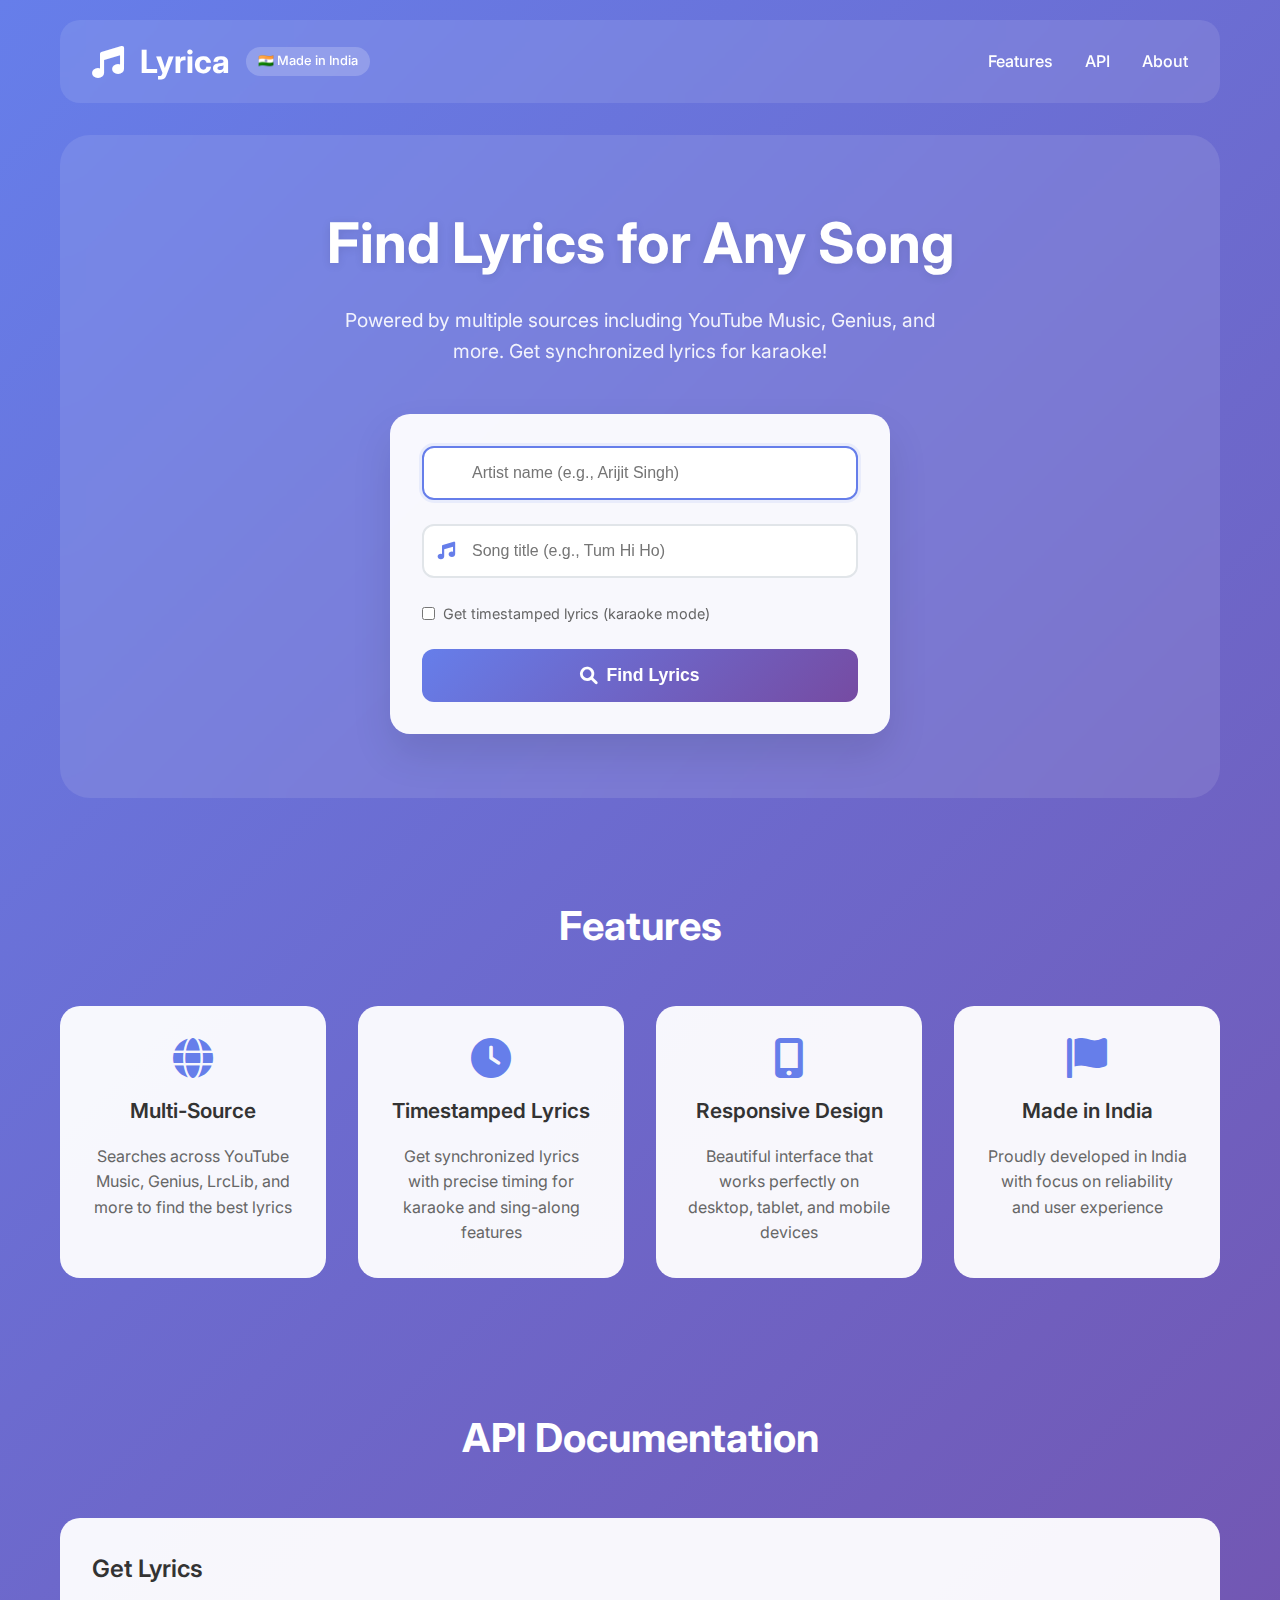
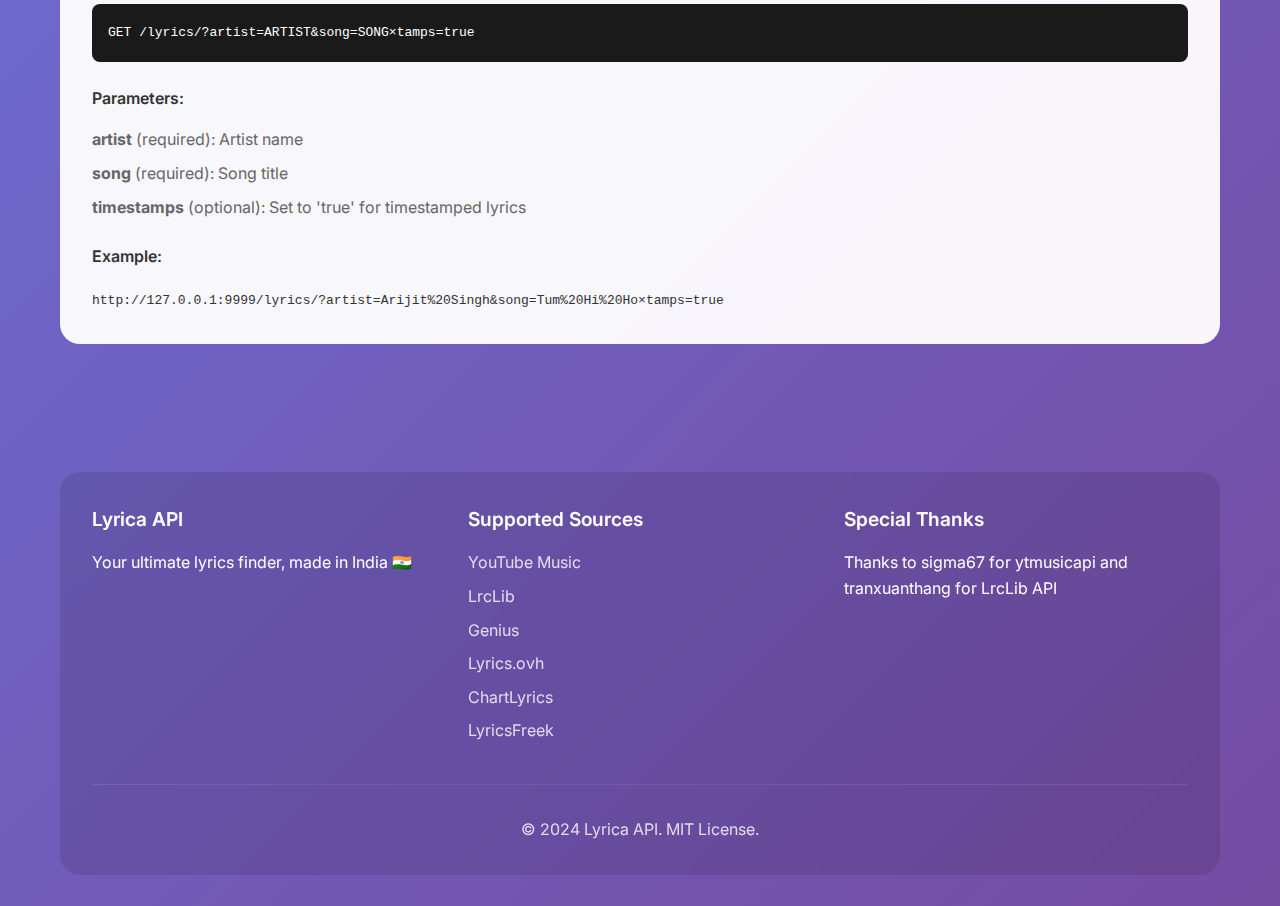
<file: index.html>
<!DOCTYPE html>
<html lang="en">
<head>
    <meta charset="UTF-8">
    <meta name="viewport" content="width=device-width, initial-scale=1.0">
    <title>Lyrica - Your Ultimate Lyrics Finder</title>
    <link rel="stylesheet" href="styles.css">
    <link href="https://fonts.googleapis.com/css2?family=Inter:wght@300;400;500;600;700&display=swap" rel="stylesheet">
    <link rel="stylesheet" href="https://cdnjs.cloudflare.com/ajax/libs/font-awesome/6.0.0/css/all.min.css">
</head>
<body>
    <div class="container">
        <!-- Header -->
        <header class="header">
            <div class="logo">
                <i class="fas fa-music"></i>
                <h1>Lyrica</h1>
                <span class="made-in-india">🇮🇳 Made in India</span>
            </div>
            <nav class="nav">
                <a href="#features" class="nav-link">Features</a>
                <a href="#api" class="nav-link">API</a>
                <a href="#about" class="nav-link">About</a>
            </nav>
        </header>

        <!-- Hero Section -->
        <section class="hero">
            <div class="hero-content">
                <h2 class="hero-title">Find Lyrics for Any Song</h2>
                <p class="hero-subtitle">Powered by multiple sources including YouTube Music, Genius, and more. Get synchronized lyrics for karaoke!</p>
                
                <!-- Search Form -->
                <div class="search-container">
                    <form id="lyrics-form" class="search-form">
                        <div class="form-group">
                            <input type="text" id="artist" placeholder="Artist name (e.g., Arijit Singh)" required>
                            <i class="fas fa-user-music"></i>
                        </div>
                        <div class="form-group">
                            <input type="text" id="song" placeholder="Song title (e.g., Tum Hi Ho)" required>
                            <i class="fas fa-music"></i>
                        </div>
                        <div class="form-options">
                            <label class="checkbox-label">
                                <input type="checkbox" id="timestamps">
                                <span class="checkmark"></span>
                                Get timestamped lyrics (karaoke mode)
                            </label>
                        </div>
                        <button type="submit" class="search-btn">
                            <i class="fas fa-search"></i>
                            Find Lyrics
                        </button>
                    </form>
                </div>
            </div>
        </section>

        <!-- Results Section -->
        <section id="results" class="results hidden">
            <div class="results-header">
                <h3 id="results-title"></h3>
                <div class="results-meta">
                    <span id="source-badge" class="source-badge"></span>
                    <span id="timestamp" class="timestamp"></span>
                </div>
            </div>
            
            <!-- Karaoke Mode Toggle -->
            <div id="karaoke-controls" class="karaoke-controls hidden">
                <button id="karaoke-toggle" class="karaoke-btn">
                    <i class="fas fa-play"></i>
                    Start Karaoke Mode
                </button>
                <div class="progress-bar">
                    <div class="progress-fill"></div>
                </div>
            </div>

            <div class="lyrics-container">
                <div id="lyrics-content" class="lyrics-content"></div>
            </div>
        </section>

        <!-- Loading State -->
        <div id="loading" class="loading hidden">
            <div class="spinner"></div>
            <p>Searching for lyrics...</p>
        </div>

        <!-- Error State -->
        <div id="error" class="error hidden">
            <i class="fas fa-exclamation-triangle"></i>
            <p id="error-message"></p>
        </div>

        <!-- Features Section -->
        <section id="features" class="features">
            <h2>Features</h2>
            <div class="features-grid">
                <div class="feature-card">
                    <i class="fas fa-globe"></i>
                    <h3>Multi-Source</h3>
                    <p>Searches across YouTube Music, Genius, LrcLib, and more to find the best lyrics</p>
                </div>
                <div class="feature-card">
                    <i class="fas fa-clock"></i>
                    <h3>Timestamped Lyrics</h3>
                    <p>Get synchronized lyrics with precise timing for karaoke and sing-along features</p>
                </div>
                <div class="feature-card">
                    <i class="fas fa-mobile-alt"></i>
                    <h3>Responsive Design</h3>
                    <p>Beautiful interface that works perfectly on desktop, tablet, and mobile devices</p>
                </div>
                <div class="feature-card">
                    <i class="fas fa-flag"></i>
                    <h3>Made in India</h3>
                    <p>Proudly developed in India with focus on reliability and user experience</p>
                </div>
            </div>
        </section>

        <!-- API Section -->
        <section id="api" class="api-section">
            <h2>API Documentation</h2>
            <div class="api-card">
                <h3>Get Lyrics</h3>
                <div class="api-endpoint">
                    <code>GET /lyrics/?artist=ARTIST&song=SONG&timestamps=true</code>
                </div>
                <div class="api-params">
                    <h4>Parameters:</h4>
                    <ul>
                        <li><strong>artist</strong> (required): Artist name</li>
                        <li><strong>song</strong> (required): Song title</li>
                        <li><strong>timestamps</strong> (optional): Set to 'true' for timestamped lyrics</li>
                    </ul>
                </div>
                <div class="api-example">
                    <h4>Example:</h4>
                    <code>http://127.0.0.1:9999/lyrics/?artist=Arijit%20Singh&song=Tum%20Hi%20Ho&timestamps=true</code>
                </div>
            </div>
        </section>

        <!-- Footer -->
        <footer class="footer">
            <div class="footer-content">
                <div class="footer-section">
                    <h4>Lyrica API</h4>
                    <p>Your ultimate lyrics finder, made in India 🇮🇳</p>
                </div>
                <div class="footer-section">
                    <h4>Supported Sources</h4>
                    <ul>
                        <li>YouTube Music</li>
                        <li>LrcLib</li>
                        <li>Genius</li>
                        <li>Lyrics.ovh</li>
                        <li>ChartLyrics</li>
                        <li>LyricsFreek</li>
                    </ul>
                </div>
                <div class="footer-section">
                    <h4>Special Thanks</h4>
                    <p>Thanks to sigma67 for ytmusicapi and tranxuanthang for LrcLib API</p>
                </div>
            </div>
            <div class="footer-bottom">
                <p>&copy; 2024 Lyrica API. MIT License.</p>
            </div>
        </footer>
    </div>

    <script src="script.js"></script>
</body>
                </html>
</file>
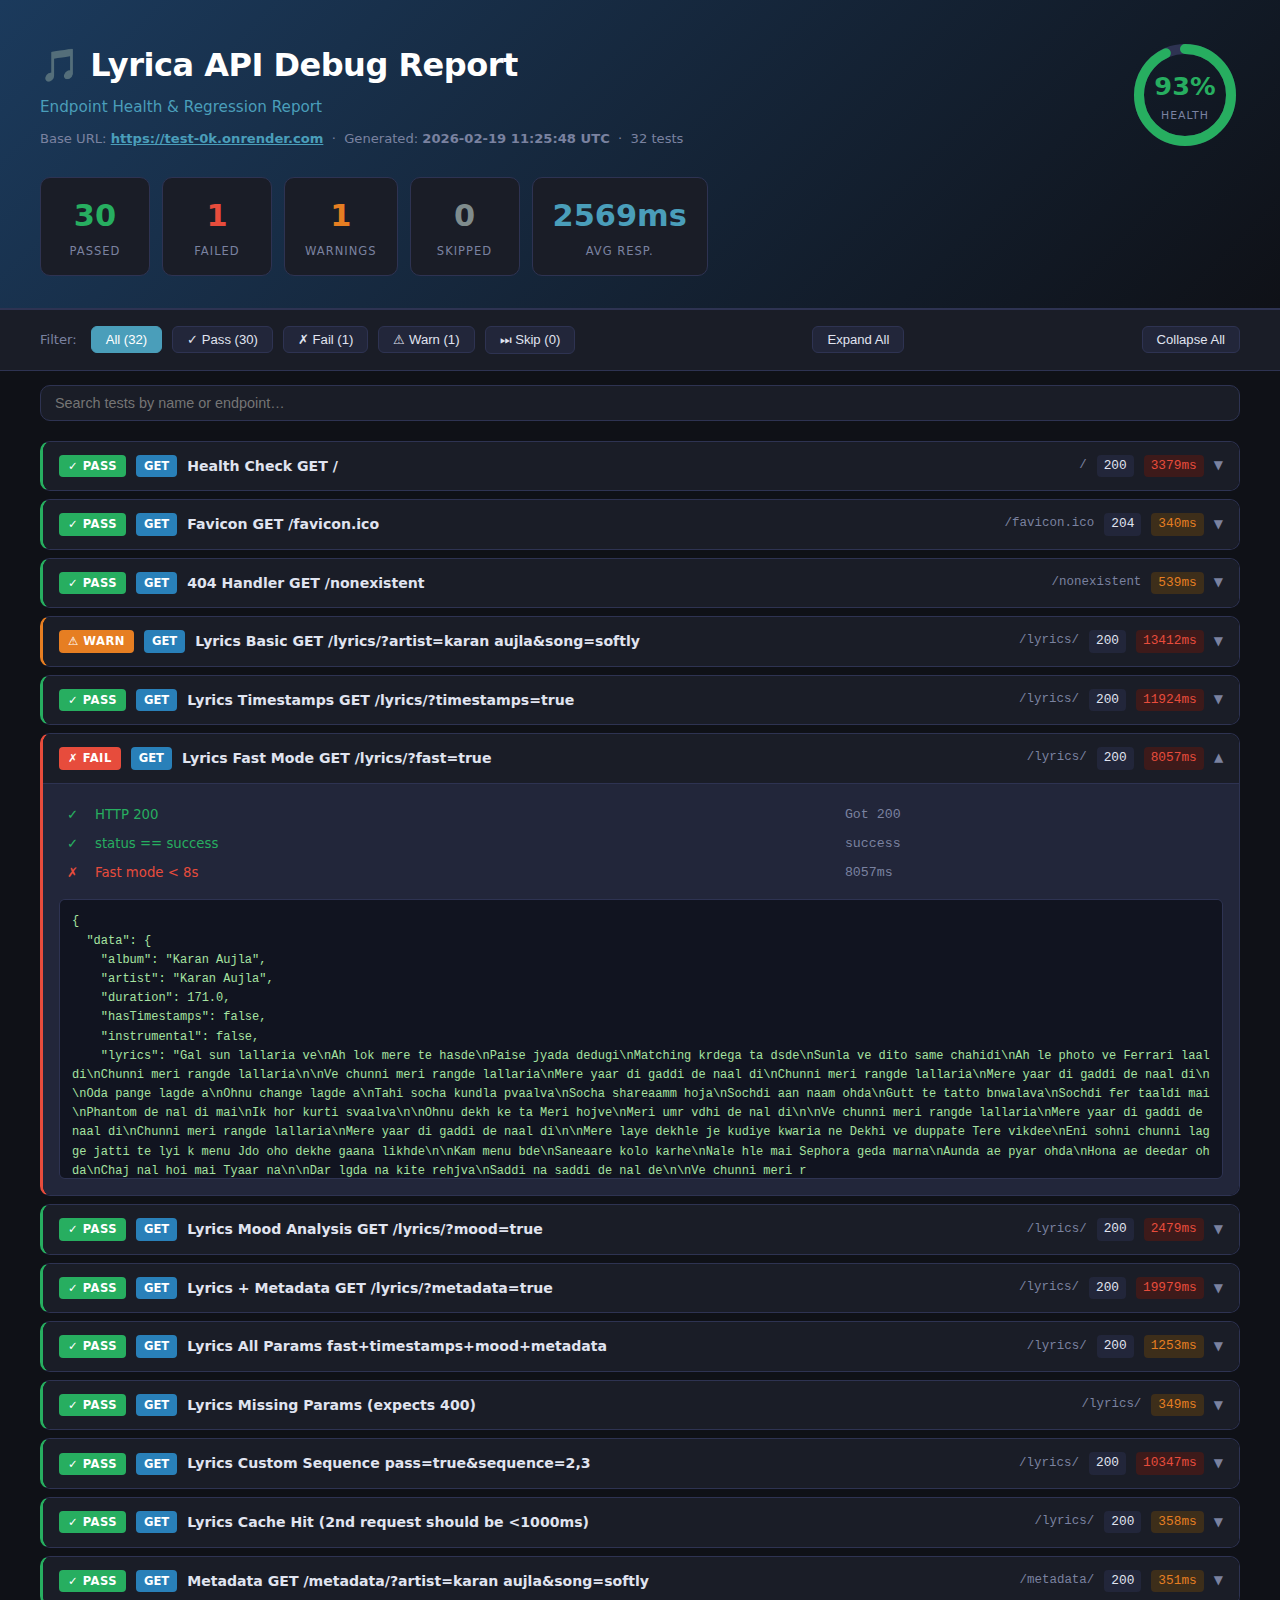
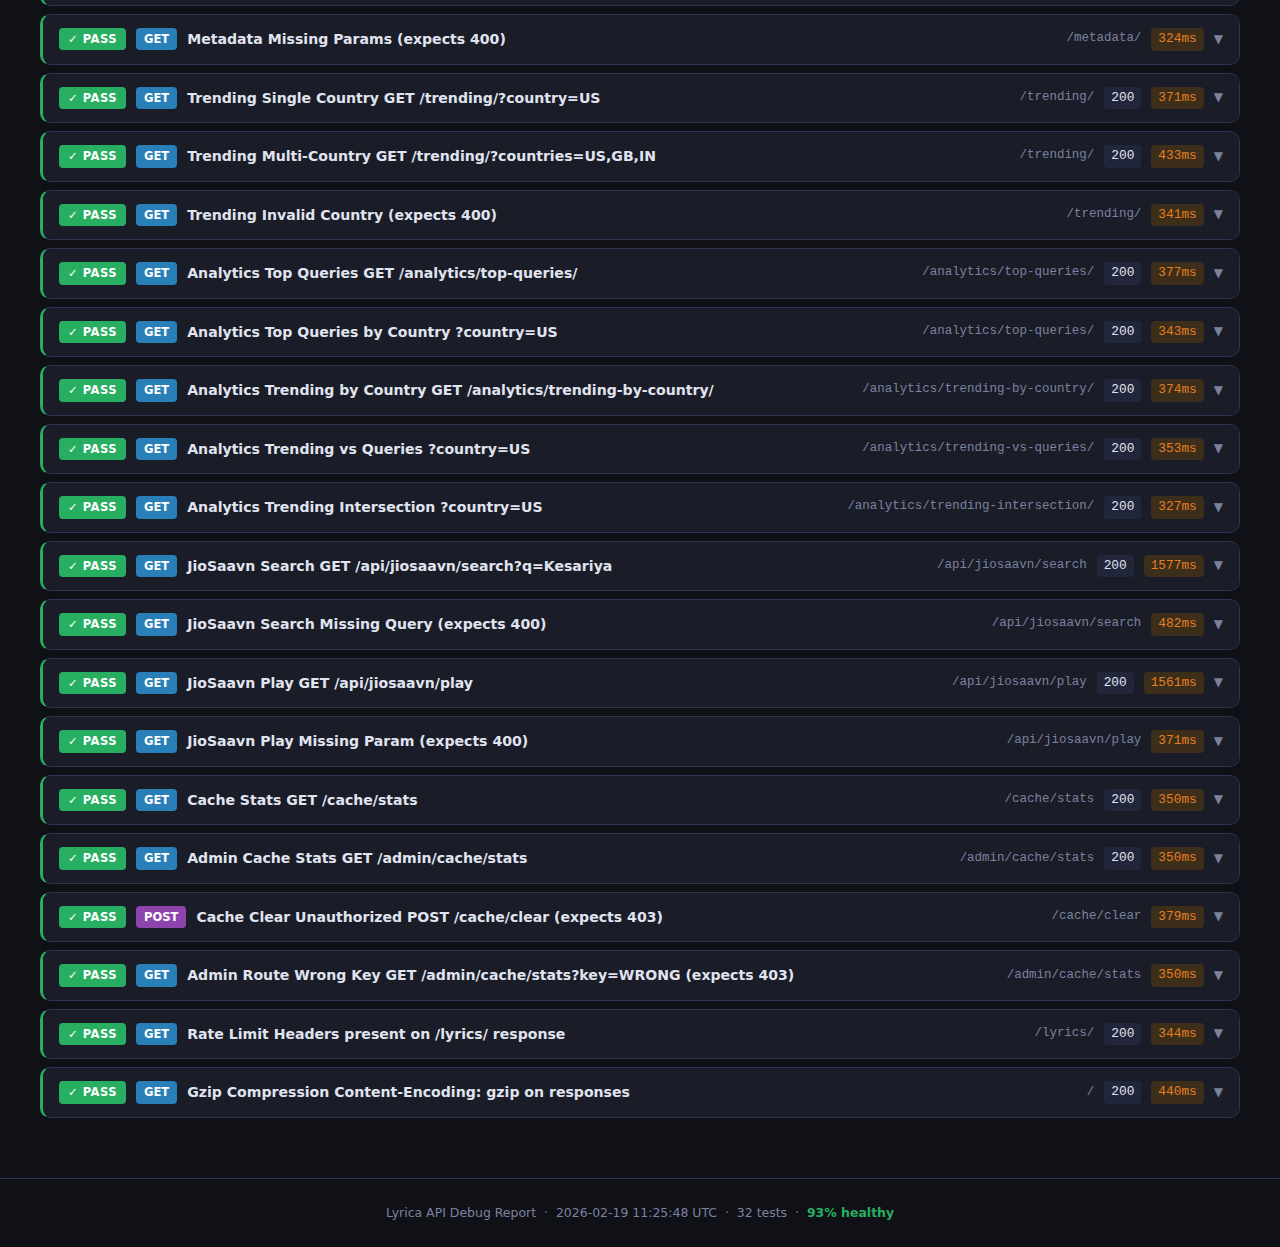
<file: Test/lyrica_debug_report.html>
<!DOCTYPE html>
<html lang="en">
<head>
  <meta charset="UTF-8"/>
  <meta name="viewport" content="width=device-width,initial-scale=1"/>
  <title>Lyrica API Debug Report</title>
  <style>
    :root {
      --bg: #0f1117;
      --surface: #1a1d27;
      --surface2: #22263a;
      --border: #2e3352;
      --text: #e0e4f0;
      --muted: #7a82a0;
      --pass: #27ae60;
      --fail: #e74c3c;
      --warn: #e67e22;
      --skip: #7f8c8d;
      --blue: #4a9eba;
      --radius: 10px;
    }
    * { box-sizing:border-box; margin:0; padding:0; }
    body { background:var(--bg); color:var(--text); font-family:'Segoe UI',system-ui,sans-serif; font-size:14px; line-height:1.6; }
    a { color:var(--blue); }

    /* ── Header ── */
    .header { background:linear-gradient(135deg,#1b3a5c 0%,#0f1117 100%); padding:40px 40px 32px; border-bottom:2px solid var(--border); }
    .header-row { display:flex; align-items:flex-start; justify-content:space-between; flex-wrap:wrap; gap:24px; }
    .header h1 { font-size:2rem; font-weight:800; color:#fff; letter-spacing:-0.5px; }
    .header .subtitle { color:var(--blue); font-size:0.95rem; margin-top:4px; }
    .header .meta { color:var(--muted); font-size:0.82rem; margin-top:8px; }

    /* ── Score ring ── */
    .score-ring { position:relative; width:110px; height:110px; flex-shrink:0; }
    .score-ring svg { transform:rotate(-90deg); }
    .score-ring .score-label { position:absolute; inset:0; display:flex; flex-direction:column; align-items:center; justify-content:center; }
    .score-label .pct { font-size:1.6rem; font-weight:800; color:#27ae60; }
    .score-label .lbl { font-size:0.68rem; color:var(--muted); text-transform:uppercase; letter-spacing:1px; }

    /* ── Stat bar ── */
    .stat-bar { display:flex; gap:12px; margin-top:28px; flex-wrap:wrap; }
    .stat { background:var(--surface); border:1px solid var(--border); border-radius:var(--radius); padding:14px 20px; min-width:110px; text-align:center; }
    .stat .val { font-size:1.9rem; font-weight:800; }
    .stat .key { font-size:0.72rem; color:var(--muted); text-transform:uppercase; letter-spacing:1px; margin-top:2px; }
    .stat.s-pass .val { color:var(--pass); }
    .stat.s-fail .val { color:var(--fail); }
    .stat.s-warn .val { color:var(--warn); }
    .stat.s-skip .val { color:var(--skip); }
    .stat.s-avg  .val { color:var(--blue); }

    /* ── Filter bar ── */
    .filter-bar { padding:16px 40px; background:var(--surface); border-bottom:1px solid var(--border); display:flex; gap:10px; align-items:center; flex-wrap:wrap; }
    .filter-bar label { color:var(--muted); font-size:0.82rem; margin-right:4px; }
    .btn-filter { border:1px solid var(--border); background:var(--surface2); color:var(--text); border-radius:6px; padding:5px 14px; cursor:pointer; font-size:0.82rem; transition:all .15s; }
    .btn-filter:hover { border-color:var(--blue); color:var(--blue); }
    .btn-filter.active { background:var(--blue); color:#fff; border-color:var(--blue); }
    .btn-all { background:var(--surface2); color:var(--text); border:1px solid var(--border); border-radius:6px; padding:5px 14px; cursor:pointer; font-size:0.82rem; margin-left:auto; }
    .btn-all:hover { border-color:var(--blue); }

    /* ── Search ── */
    .search-wrap { padding:14px 40px 0; }
    .search-wrap input { width:100%; background:var(--surface); border:1px solid var(--border); border-radius:var(--radius); padding:9px 14px; color:var(--text); font-size:0.9rem; outline:none; transition:border .15s; }
    .search-wrap input:focus { border-color:var(--blue); }

    /* ── Cards ── */
    .cards { padding:20px 40px 60px; display:flex; flex-direction:column; gap:8px; }
    .test-card { border-radius:var(--radius); border:1px solid var(--border); overflow:hidden; transition:box-shadow .15s; }
    .test-card:hover { box-shadow:0 0 0 1px var(--blue); }
    .card-pass { border-left:3px solid var(--pass); }
    .card-fail { border-left:3px solid var(--fail); }
    .card-warn { border-left:3px solid var(--warn); }
    .card-skip { border-left:3px solid var(--skip); opacity:.7; }

    .card-header { background:var(--surface); padding:13px 16px; display:flex; justify-content:space-between; align-items:center; cursor:pointer; gap:12px; flex-wrap:wrap; }
    .card-header:hover { background:var(--surface2); }
    .card-left { display:flex; align-items:center; gap:10px; flex-wrap:wrap; }
    .card-right { display:flex; align-items:center; gap:10px; flex-shrink:0; flex-wrap:wrap; }

    .badge { padding:2px 9px; border-radius:4px; font-size:0.72rem; font-weight:700; color:#fff; letter-spacing:.5px; }
    .method-pill { padding:2px 8px; border-radius:4px; font-size:0.72rem; font-weight:700; color:#fff; }
    .test-name { font-weight:600; font-size:0.88rem; }
    .endpoint-label { font-family:monospace; font-size:0.78rem; color:var(--muted); }
    .status-code { font-family:monospace; font-size:0.8rem; background:var(--surface2); padding:1px 7px; border-radius:4px; }
    .response-time { font-family:monospace; font-size:0.8rem; padding:1px 7px; border-radius:4px; }
    .speed-fast { background:#1a3d2b; color:#2ecc71; }
    .speed-ok   { background:#3d2e1a; color:#e67e22; }
    .speed-slow { background:#3d1a1a; color:#e74c3c; }
    .chevron { color:var(--muted); font-size:0.75rem; transition:transform .2s; }

    /* ── Card body ── */
    .card-body { background:var(--surface2); padding:16px; border-top:1px solid var(--border); }
    .checks-table { width:100%; border-collapse:collapse; margin-bottom:12px; }
    .check-row td { padding:4px 8px; font-size:0.83rem; }
    .detail-cell { color:var(--muted); font-family:monospace; font-size:0.78rem; }
    .error-block { background:#3d1a1a; border:1px solid #7d3030; border-radius:6px; padding:8px 12px; color:#e74c3c; font-size:0.83rem; margin-bottom:12px; }
    .json-preview { background:#111420; border:1px solid var(--border); border-radius:6px; padding:12px; font-size:0.75rem; color:#a6e3a1; overflow:auto; max-height:280px; white-space:pre-wrap; word-break:break-all; }

    /* ── Footer ── */
    .footer { text-align:center; padding:24px; color:var(--muted); font-size:0.78rem; border-top:1px solid var(--border); }
  </style>
</head>
<body>

<div class="header">
  <div class="header-row">
    <div>
      <h1>🎵 Lyrica API Debug Report</h1>
      <div class="subtitle">Endpoint Health &amp; Regression Report</div>
      <div class="meta">
        Base URL: <strong><a href="https://test-0k.onrender.com" target="_blank">https://test-0k.onrender.com</a></strong> &nbsp;·&nbsp;
        Generated: <strong>2026-02-19 11:25:48 UTC</strong> &nbsp;·&nbsp;
        32 tests
      </div>
      <div class="stat-bar">
        <div class="stat s-pass"><div class="val">30</div><div class="key">Passed</div></div>
        <div class="stat s-fail"><div class="val">1</div><div class="key">Failed</div></div>
        <div class="stat s-warn"><div class="val">1</div><div class="key">Warnings</div></div>
        <div class="stat s-skip"><div class="val">0</div><div class="key">Skipped</div></div>
        <div class="stat s-avg"><div class="val">2569ms</div><div class="key">Avg resp.</div></div>
      </div>
    </div>
    <div class="score-ring">
      <svg width="110" height="110" viewBox="0 0 110 110">
        <circle cx="55" cy="55" r="46" fill="none" stroke="#2e3352" stroke-width="10"/>
        <circle cx="55" cy="55" r="46" fill="none" stroke="#27ae60" stroke-width="10"
          stroke-dasharray="289.02628"
          stroke-dashoffset="20.231839599999986"
          stroke-linecap="round"/>
      </svg>
      <div class="score-label">
        <span class="pct">93%</span>
        <span class="lbl">Health</span>
      </div>
    </div>
  </div>
</div>

<div class="filter-bar">
  <label>Filter:</label>
  <button class="btn-filter active" onclick="filterCards('ALL')" id="f-ALL">All (32)</button>
  <button class="btn-filter" onclick="filterCards('PASS')" id="f-PASS">✓ Pass (30)</button>
  <button class="btn-filter" onclick="filterCards('FAIL')" id="f-FAIL">✗ Fail (1)</button>
  <button class="btn-filter" onclick="filterCards('WARN')" id="f-WARN">⚠ Warn (1)</button>
  <button class="btn-filter" onclick="filterCards('SKIP')" id="f-SKIP">⏭ Skip (0)</button>
  <button class="btn-all" onclick="expandAll()">Expand All</button>
  <button class="btn-all" onclick="collapseAll()">Collapse All</button>
</div>

<div class="search-wrap">
  <input type="text" placeholder="Search tests by name or endpoint…" oninput="searchCards(this.value)" id="searchInput"/>
</div>

<div class="cards" id="cards-container">

        <div class="test-card card-pass" id="test-0">
          <div class="card-header" onclick="toggleCard(0)">
            <div class="card-left">
              <span class="badge" style="background:#27ae60">✓ PASS</span>
              <span class="method-pill" style="background:#2980b9">GET</span>
              <span class="test-name">Health Check  GET /</span>
            </div>
            <div class="card-right">
              <span class="endpoint-label">/</span>
              <span class="status-code">200</span>
              <span class="response-time speed-slow">3379ms</span>
              <span class="chevron" id="chev-0">▼</span>
            </div>
          </div>
          <div class="card-body" id="body-0" style="display:none">
            
            <table class="checks-table"><tbody><tr class="check-row"><td style="color:#27ae60;font-weight:700;width:28px">✓</td><td style="color:#27ae60">HTTP 200</td><td class="detail-cell">Got 200</td></tr><tr class="check-row"><td style="color:#27ae60;font-weight:700;width:28px">✓</td><td style="color:#27ae60">Returns JSON</td><td class="detail-cell"></td></tr><tr class="check-row"><td style="color:#27ae60;font-weight:700;width:28px">✓</td><td style="color:#27ae60">Has 'api' field</td><td class="detail-cell">Lyrica</td></tr><tr class="check-row"><td style="color:#27ae60;font-weight:700;width:28px">✓</td><td style="color:#27ae60">Has 'version' field</td><td class="detail-cell">1.0-refactor</td></tr><tr class="check-row"><td style="color:#27ae60;font-weight:700;width:28px">✓</td><td style="color:#27ae60">Has 'endpoints' field</td><td class="detail-cell"></td></tr><tr class="check-row"><td style="color:#27ae60;font-weight:700;width:28px">✓</td><td style="color:#27ae60">Status is 'active'</td><td class="detail-cell">active</td></tr></tbody></table>
            <pre class="json-preview">{
  "api": "Lyrica",
  "description": "A comprehensive lyrics API with mood analysis, metadata extraction, and trending insights",
  "endpoints": {
    "cache_stats": {
      "description": "Get cache statistics",
      "method": "GET",
      "url": "/cache/stats"
    },
    "jiosaavn_play": {
      "description": "Get playable stream URL from JioSaavn",
      "examples": [
        "/api/jiosaavn/play?songLink=<song_link>"
      ],
      "method": "GET",
      "url": "/api/jiosaavn/play"
    },
    "jiosaavn_search": {
      "description": "Search for songs on JioSaavn",
      "examples": [
        "/api/jiosaavn/search?q=Imagine"
      ],
      "method": "GET",
      "url": "/api/jiosaavn/search"
    },
    "lyrics": {
      "description": "Fetch lyrics for a song",
      "examples": [
        "/lyrics/?artist=The Beatles&song=Imagine",
        "/lyrics/?artist=The Beatles&song=Imagine&timestamps=true",
        "/lyrics/?artist=The Beatles&song=Imagine&mood=true",
        "/lyrics/?artist=The Beatles&song=Imagine&metadata=true",
        "/lyrics/?artist=The Beatles&song=Imagine&fast=true&timestamps=true&mood=true&metadata=true"
      ],
      "method": "GET",
      "url": "/lyrics
... (truncated)</pre>
          </div>
        </div>
        <div class="test-card card-pass" id="test-1">
          <div class="card-header" onclick="toggleCard(1)">
            <div class="card-left">
              <span class="badge" style="background:#27ae60">✓ PASS</span>
              <span class="method-pill" style="background:#2980b9">GET</span>
              <span class="test-name">Favicon  GET /favicon.ico</span>
            </div>
            <div class="card-right">
              <span class="endpoint-label">/favicon.ico</span>
              <span class="status-code">204</span>
              <span class="response-time speed-ok">340ms</span>
              <span class="chevron" id="chev-1">▼</span>
            </div>
          </div>
          <div class="card-body" id="body-1" style="display:none">
            
            <table class="checks-table"><tbody><tr class="check-row"><td style="color:#27ae60;font-weight:700;width:28px">✓</td><td style="color:#27ae60">HTTP 204</td><td class="detail-cell">Got 204</td></tr></tbody></table>
            
          </div>
        </div>
        <div class="test-card card-pass" id="test-2">
          <div class="card-header" onclick="toggleCard(2)">
            <div class="card-left">
              <span class="badge" style="background:#27ae60">✓ PASS</span>
              <span class="method-pill" style="background:#2980b9">GET</span>
              <span class="test-name">404 Handler  GET /nonexistent</span>
            </div>
            <div class="card-right">
              <span class="endpoint-label">/nonexistent</span>
              
              <span class="response-time speed-ok">539ms</span>
              <span class="chevron" id="chev-2">▼</span>
            </div>
          </div>
          <div class="card-body" id="body-2" style="display:none">
            
            <table class="checks-table"><tbody><tr class="check-row"><td style="color:#27ae60;font-weight:700;width:28px">✓</td><td style="color:#27ae60">HTTP 404</td><td class="detail-cell">Got 404</td></tr><tr class="check-row"><td style="color:#27ae60;font-weight:700;width:28px">✓</td><td style="color:#27ae60">Returns JSON error body</td><td class="detail-cell"></td></tr></tbody></table>
            <pre class="json-preview">{
  "error": {
    "message": "Endpoint not found",
    "timestamp": "2026-02-19T11:24:28.744715+00:00"
  },
  "status": "error"
}</pre>
          </div>
        </div>
        <div class="test-card card-warn" id="test-3">
          <div class="card-header" onclick="toggleCard(3)">
            <div class="card-left">
              <span class="badge" style="background:#e67e22">⚠ WARN</span>
              <span class="method-pill" style="background:#2980b9">GET</span>
              <span class="test-name">Lyrics Basic  GET /lyrics/?artist=karan aujla&song=softly</span>
            </div>
            <div class="card-right">
              <span class="endpoint-label">/lyrics/</span>
              <span class="status-code">200</span>
              <span class="response-time speed-slow">13412ms</span>
              <span class="chevron" id="chev-3">▼</span>
            </div>
          </div>
          <div class="card-body" id="body-3" style="display:none">
            
            <table class="checks-table"><tbody><tr class="check-row"><td style="color:#27ae60;font-weight:700;width:28px">✓</td><td style="color:#27ae60">HTTP 200</td><td class="detail-cell">Got 200</td></tr><tr class="check-row"><td style="color:#27ae60;font-weight:700;width:28px">✓</td><td style="color:#27ae60">status == success</td><td class="detail-cell">success</td></tr><tr class="check-row"><td style="color:#27ae60;font-weight:700;width:28px">✓</td><td style="color:#27ae60">Contains lyrics text</td><td class="detail-cell">Found</td></tr><tr class="check-row"><td style="color:#27ae60;font-weight:700;width:28px">✓</td><td style="color:#27ae60">Has 'source' field</td><td class="detail-cell">youtube_music</td></tr><tr class="check-row"><td style="color:#27ae60;font-weight:700;width:28px">✓</td><td style="color:#27ae60">Has 'artist' field</td><td class="detail-cell">karan aujla</td></tr><tr class="check-row"><td style="color:#27ae60;font-weight:700;width:28px">✓</td><td style="color:#27ae60">Has 'title' field</td><td class="detail-cell">softly</td></tr><tr class="check-row"><td style="color:#27ae60;font-weight:700;width:28px">✓</td><td style="color:#27ae60">Response < 15s (first request, Render cold start allowed)</td><td class="detail-cell">13412ms</td></tr></tbody></table>
            <pre class="json-preview">{
  "data": {
    "artist": "karan aujla",
    "hasTimestamps": false,
    "lyrics": "ਗੱਲ ਸੁਣ ਲ ਲਲਾਰੀਆਂ ਵੇ\nਆ ਲੋਕ ਮੇਰੇ ਤੇ ਹਸਦੇ\nਪੈਸੇ ਜ਼ਿਆਦਾ ਦੇ ਦੂੰਗੀ\nMatching ਕਰਦੇਗ਼ਾਂ ਤਾਂ ਦੱਸਦੇ\nਸੁਣ ਲਾ ਵੇ ditto same ਚਾਹੀਦੀ\nਆ ਲੇ ਫੋਟੋ ਵੇ Ferrari ਲਾਲ ਦੀ\nਚੁੰਨੀ ਮੇਰੀ ਰੰਗ ਦੇ ਲਲਾਰੀਆਂ\nਵੇ ਚੁੰਨੀ ਮੇਰੀ ਰੰਗ ਦੇ ਲਲਾਰੀਆਂ\nਮੇਰੇ ਯਾਰ ਦੀ ਗੱਡੀ ਦੇ ਨਾਲ ਦੀ\nਚੁੰਨੀ ਮੇਰੀ ਰੰਗ ਦੇ ਲਲਾਰੀਆਂ ਵੇ\nਮੇਰੇ ਯਾਰ ਦੀ ਗੱਡੀ ਦੇ ਨਾਲ ਦੀ\n\nਓਹਦਾ ਪੰਗੇ ਲੱਗਦੇ ਆ\nਓਹਨੂ ਚਂਗੇ ਲਗਦੇ ਆ\nਤਾਂ ਹੀ ਸੋਚਾ ਕੁੰਡਲ’ਆਂ ਪਵਾ ਲਵਾ\nਸੋਚਾ ਸ਼ਰੇਆਮ ਹੋਜਾ\nਸੋਚਦੀ ਆ ਨਾਮ ਓਹਦਾ\nਗੁੱਟ ਉੱਤੇ tattoo ਬਣਵਾ ਲਵਾਂ\nਸੋਚਦੀ ਫੇਰ ਟਾਲਦੀ ਮੈਂ\nPhantom ਦੇ ਨਾਲ ਦੀ ਮੈਂ\nਇੱਕ ਹੋਰ ਕੂੜ੍ਤੀ ਸਵਾ ਲਵਾਂ\nਓਹਨੂ ਦੇਖ ਕੇ ਤਾਂ ਮੇਰੀ ਹੋ ਜਾਵੇ\nਉਮਰ ਵਧੀ ਦੇ ਨਾਲ ਦੀ\nਵੇ ਚੁੰਨੀ ਮੇਰੀ ਰੰਗ ਦੇ ਲਲਾਰੀਆਂ\nਮੇਰੇ ਯਾਰ ਦੀ ਗੱਡੀ ਦੇ ਨਾਲ ਦੀ\nਚੁੰਨੀ ਮੇਰੀ ਰੰਗ ਦੇ ਲਲਾਰੀਆਂ ਵੇ\nਮੇਰੇ ਯਾਰ ਦੀ ਗੱਡੀ ਦੇ ਨਾਲ ਦੀ\n\nਮੇਰੇ ਲਯੀ ਵੇਖਦੇ ਜਿਹ ਕੁੜੀਆਂ ਕਵਾਰੀਆ  ਨੇ\nਦੇਖੀ ਵੇ ਦੁਪੱਟੇ ਤੇਰੇ ਵਿਕਦੇ\nਐਂਨੀ ਸੋਹਣੀ ਚੁੰਨੀ ਲੱਗੇ ਜੱਟੀ ਤੇ ਲਯੀ ਕੇ\nਮੈਨੂ ਜਦੋਂ ਓਹੋ ਦੇਖੇ ਗਾਣਾ ਲਿਖਦੇ\nਕੱਮ ਮੈਨੂ ਬੱਡੇ ਸੁਨਿਅਰੇ ਕੋਲੋ ਕੜੇ\nਨਾਲੇ ਹਾਲੇ ਮੈਂ ਸੇਫੋੜਾ ਗੇੜਾ ਮਾਰਨਾ\nਔਂਦਾ ਐ ਪ੍ਯਾਰ ਓਹਦਾ, ਹੋਣਾ ਏ ਦੀਦਾਰ ਓਹਦਾ\nਚੱਜ ਨਾਲ ਹੋਯੀ ਮੈਂ ਤਿਆਰ ਨਾ\nਡਰ ਲਗਦਾ ਨਾ ਕਿੱਤੇ ਰਿਹ ਜਾਵਾ\nਸੱਦੀ ਨਾ ਸਡੀ ਦੇ ਨਾਲ ਦੀ\nਵੇ ਚੁੰਨੀ ਮੇਰੀ ਰੰਗ ਦੇ ਲਲਾਰੀਆਂ\nਮੇਰੇ ਯਾਰ ਦੀ ਗੱਡੀ ਦੇ ਨਾਲ ਦੀ\nਚੁੰਨੀ ਮੇਰੀ ਰੰਗ ਦੇ ਲਲਾਰੀਆਂ ਵੇ\nਮੇਰੇ ਯਾਰ ਦੀ ਗੱਡੀ ਦੇ ਨਾਲ ਦੀ\nਵੇ ਚੁੰਨੀ ਮੇਰੀ ਰੰਗ ਦੇ ਲ
... (truncated)</pre>
          </div>
        </div>
        <div class="test-card card-pass" id="test-4">
          <div class="card-header" onclick="toggleCard(4)">
            <div class="card-left">
              <span class="badge" style="background:#27ae60">✓ PASS</span>
              <span class="method-pill" style="background:#2980b9">GET</span>
              <span class="test-name">Lyrics Timestamps  GET /lyrics/?timestamps=true</span>
            </div>
            <div class="card-right">
              <span class="endpoint-label">/lyrics/</span>
              <span class="status-code">200</span>
              <span class="response-time speed-slow">11924ms</span>
              <span class="chevron" id="chev-4">▼</span>
            </div>
          </div>
          <div class="card-body" id="body-4" style="display:none">
            
            <table class="checks-table"><tbody><tr class="check-row"><td style="color:#27ae60;font-weight:700;width:28px">✓</td><td style="color:#27ae60">HTTP 200</td><td class="detail-cell">Got 200</td></tr><tr class="check-row"><td style="color:#27ae60;font-weight:700;width:28px">✓</td><td style="color:#27ae60">status == success</td><td class="detail-cell">success</td></tr><tr class="check-row"><td style="color:#27ae60;font-weight:700;width:28px">✓</td><td style="color:#27ae60">hasTimestamps or timed_lyrics present</td><td class="detail-cell">hasTimestamps=True</td></tr></tbody></table>
            <pre class="json-preview">{
  "data": {
    "album": "Karan Aujla",
    "artist": "Karan Aujla",
    "duration": 171.0,
    "hasTimestamps": true,
    "instrumental": false,
    "lyrics": "[00:06.08] Gal sun lallaria ve\n[00:08.54] Ah lok mere te hasde\n[00:10.96] Paise jyada dedugi\n[00:13.40] Matching krdega ta dsde\n[00:15.97] Sunla ve dito same chahidi\n[00:18.68] Ah le photo ve Ferrari laal di\n[00:21.42] Chunni meri rangde lallaria\n[00:26.57] Ve chunni meri rangde lallaria\n[00:28.91] Mere yaar di gaddi de naal di\n[00:31.65] Chunni meri rangde lallaria\n[00:34.15] Mere yaar di gaddi de naal di\n[00:37.35] Oda pange lagde a\n[00:38.27] Ohnu change lagde a\n[00:39.67] Tahi socha kundla pvaalva\n[00:41.95] Socha shareaamm hoja\n[00:43.57] Sochdi aan naam ohda\n[00:44.57] Gutt te tatto bnwalava\n[00:47.29] Sochdi fer taaldi mai\n[00:48.63] Phantom de nal di mai\n[00:49.83] Ik hor kurti svaalva\n[00:52.29] Ohnu dekh ke ta Meri hojve\n[00:55.07] Meri umr vdhi de nal di\n[00:57.43] Ve chunni meri rangde lallaria\n[01:00.18] Mere yaar di gaddi de naal di\n[01:02.43] Chunni meri rangde lallaria\n[01:04.97] Mere yaar di gaddi de naal di\n[01:18.30] Mere laye dekhle je kudiye kwaria ne Dekhi ve duppate Tere vi
... (truncated)</pre>
          </div>
        </div>
        <div class="test-card card-fail" id="test-5">
          <div class="card-header" onclick="toggleCard(5)">
            <div class="card-left">
              <span class="badge" style="background:#e74c3c">✗ FAIL</span>
              <span class="method-pill" style="background:#2980b9">GET</span>
              <span class="test-name">Lyrics Fast Mode  GET /lyrics/?fast=true</span>
            </div>
            <div class="card-right">
              <span class="endpoint-label">/lyrics/</span>
              <span class="status-code">200</span>
              <span class="response-time speed-slow">8057ms</span>
              <span class="chevron" id="chev-5">▼</span>
            </div>
          </div>
          <div class="card-body" id="body-5" style="display:none">
            
            <table class="checks-table"><tbody><tr class="check-row"><td style="color:#27ae60;font-weight:700;width:28px">✓</td><td style="color:#27ae60">HTTP 200</td><td class="detail-cell">Got 200</td></tr><tr class="check-row"><td style="color:#27ae60;font-weight:700;width:28px">✓</td><td style="color:#27ae60">status == success</td><td class="detail-cell">success</td></tr><tr class="check-row"><td style="color:#e74c3c;font-weight:700;width:28px">✗</td><td style="color:#e74c3c">Fast mode < 8s</td><td class="detail-cell">8057ms</td></tr></tbody></table>
            <pre class="json-preview">{
  "data": {
    "album": "Karan Aujla",
    "artist": "Karan Aujla",
    "duration": 171.0,
    "hasTimestamps": false,
    "instrumental": false,
    "lyrics": "Gal sun lallaria ve\nAh lok mere te hasde\nPaise jyada dedugi\nMatching krdega ta dsde\nSunla ve dito same chahidi\nAh le photo ve Ferrari laal di\nChunni meri rangde lallaria\n\nVe chunni meri rangde lallaria\nMere yaar di gaddi de naal di\nChunni meri rangde lallaria\nMere yaar di gaddi de naal di\n\nOda pange lagde a\nOhnu change lagde a\nTahi socha kundla pvaalva\nSocha shareaamm hoja\nSochdi aan naam ohda\nGutt te tatto bnwalava\nSochdi fer taaldi mai\nPhantom de nal di mai\nIk hor kurti svaalva\n\nOhnu dekh ke ta Meri hojve\nMeri umr vdhi de nal di\n\nVe chunni meri rangde lallaria\nMere yaar di gaddi de naal di\nChunni meri rangde lallaria\nMere yaar di gaddi de naal di\n\nMere laye dekhle je kudiye kwaria ne Dekhi ve duppate Tere vikdee\nEni sohni chunni lagge jatti te lyi k menu Jdo oho dekhe gaana likhde\n\nKam menu bde\nSaneaare kolo karhe\nNale hle mai Sephora geda marna\nAunda ae pyar ohda\nHona ae deedar ohda\nChaj nal hoi mai Tyaar na\n\nDar lgda na kite rehjva\nSaddi na saddi de nal de\n\nVe chunni meri r
... (truncated)</pre>
          </div>
        </div>
        <div class="test-card card-pass" id="test-6">
          <div class="card-header" onclick="toggleCard(6)">
            <div class="card-left">
              <span class="badge" style="background:#27ae60">✓ PASS</span>
              <span class="method-pill" style="background:#2980b9">GET</span>
              <span class="test-name">Lyrics Mood Analysis  GET /lyrics/?mood=true</span>
            </div>
            <div class="card-right">
              <span class="endpoint-label">/lyrics/</span>
              <span class="status-code">200</span>
              <span class="response-time speed-slow">2479ms</span>
              <span class="chevron" id="chev-6">▼</span>
            </div>
          </div>
          <div class="card-body" id="body-6" style="display:none">
            
            <table class="checks-table"><tbody><tr class="check-row"><td style="color:#27ae60;font-weight:700;width:28px">✓</td><td style="color:#27ae60">HTTP 200</td><td class="detail-cell">Got 200</td></tr><tr class="check-row"><td style="color:#27ae60;font-weight:700;width:28px">✓</td><td style="color:#27ae60">status == success</td><td class="detail-cell">success</td></tr><tr class="check-row"><td style="color:#27ae60;font-weight:700;width:28px">✓</td><td style="color:#27ae60">mood_analysis present</td><td class="detail-cell">{'sentiment': {'mood': 'Neutral', 'mood_strength': 'Weak', 'overall_mood': 'Neutral & Objective', 'p</td></tr><tr class="check-row"><td style="color:#27ae60;font-weight:700;width:28px">✓</td><td style="color:#27ae60">mood_analysis.sentiment present</td><td class="detail-cell">{'mood': 'Neutral', 'mood_strength': 'Weak', 'overall_mood': 'Neutral & Objectiv</td></tr><tr class="check-row"><td style="color:#27ae60;font-weight:700;width:28px">✓</td><td style="color:#27ae60">polarity is a number</td><td class="detail-cell">0.0</td></tr></tbody></table>
            <pre class="json-preview">{
  "data": {
    "artist": "karan aujla",
    "hasTimestamps": false,
    "lyrics": "ਗੱਲ ਸੁਣ ਲ ਲਲਾਰੀਆਂ ਵੇ\nਆ ਲੋਕ ਮੇਰੇ ਤੇ ਹਸਦੇ\nਪੈਸੇ ਜ਼ਿਆਦਾ ਦੇ ਦੂੰਗੀ\nMatching ਕਰਦੇਗ਼ਾਂ ਤਾਂ ਦੱਸਦੇ\nਸੁਣ ਲਾ ਵੇ ditto same ਚਾਹੀਦੀ\nਆ ਲੇ ਫੋਟੋ ਵੇ Ferrari ਲਾਲ ਦੀ\nਚੁੰਨੀ ਮੇਰੀ ਰੰਗ ਦੇ ਲਲਾਰੀਆਂ\nਵੇ ਚੁੰਨੀ ਮੇਰੀ ਰੰਗ ਦੇ ਲਲਾਰੀਆਂ\nਮੇਰੇ ਯਾਰ ਦੀ ਗੱਡੀ ਦੇ ਨਾਲ ਦੀ\nਚੁੰਨੀ ਮੇਰੀ ਰੰਗ ਦੇ ਲਲਾਰੀਆਂ ਵੇ\nਮੇਰੇ ਯਾਰ ਦੀ ਗੱਡੀ ਦੇ ਨਾਲ ਦੀ\n\nਓਹਦਾ ਪੰਗੇ ਲੱਗਦੇ ਆ\nਓਹਨੂ ਚਂਗੇ ਲਗਦੇ ਆ\nਤਾਂ ਹੀ ਸੋਚਾ ਕੁੰਡਲ’ਆਂ ਪਵਾ ਲਵਾ\nਸੋਚਾ ਸ਼ਰੇਆਮ ਹੋਜਾ\nਸੋਚਦੀ ਆ ਨਾਮ ਓਹਦਾ\nਗੁੱਟ ਉੱਤੇ tattoo ਬਣਵਾ ਲਵਾਂ\nਸੋਚਦੀ ਫੇਰ ਟਾਲਦੀ ਮੈਂ\nPhantom ਦੇ ਨਾਲ ਦੀ ਮੈਂ\nਇੱਕ ਹੋਰ ਕੂੜ੍ਤੀ ਸਵਾ ਲਵਾਂ\nਓਹਨੂ ਦੇਖ ਕੇ ਤਾਂ ਮੇਰੀ ਹੋ ਜਾਵੇ\nਉਮਰ ਵਧੀ ਦੇ ਨਾਲ ਦੀ\nਵੇ ਚੁੰਨੀ ਮੇਰੀ ਰੰਗ ਦੇ ਲਲਾਰੀਆਂ\nਮੇਰੇ ਯਾਰ ਦੀ ਗੱਡੀ ਦੇ ਨਾਲ ਦੀ\nਚੁੰਨੀ ਮੇਰੀ ਰੰਗ ਦੇ ਲਲਾਰੀਆਂ ਵੇ\nਮੇਰੇ ਯਾਰ ਦੀ ਗੱਡੀ ਦੇ ਨਾਲ ਦੀ\n\nਮੇਰੇ ਲਯੀ ਵੇਖਦੇ ਜਿਹ ਕੁੜੀਆਂ ਕਵਾਰੀਆ  ਨੇ\nਦੇਖੀ ਵੇ ਦੁਪੱਟੇ ਤੇਰੇ ਵਿਕਦੇ\nਐਂਨੀ ਸੋਹਣੀ ਚੁੰਨੀ ਲੱਗੇ ਜੱਟੀ ਤੇ ਲਯੀ ਕੇ\nਮੈਨੂ ਜਦੋਂ ਓਹੋ ਦੇਖੇ ਗਾਣਾ ਲਿਖਦੇ\nਕੱਮ ਮੈਨੂ ਬੱਡੇ ਸੁਨਿਅਰੇ ਕੋਲੋ ਕੜੇ\nਨਾਲੇ ਹਾਲੇ ਮੈਂ ਸੇਫੋੜਾ ਗੇੜਾ ਮਾਰਨਾ\nਔਂਦਾ ਐ ਪ੍ਯਾਰ ਓਹਦਾ, ਹੋਣਾ ਏ ਦੀਦਾਰ ਓਹਦਾ\nਚੱਜ ਨਾਲ ਹੋਯੀ ਮੈਂ ਤਿਆਰ ਨਾ\nਡਰ ਲਗਦਾ ਨਾ ਕਿੱਤੇ ਰਿਹ ਜਾਵਾ\nਸੱਦੀ ਨਾ ਸਡੀ ਦੇ ਨਾਲ ਦੀ\nਵੇ ਚੁੰਨੀ ਮੇਰੀ ਰੰਗ ਦੇ ਲਲਾਰੀਆਂ\nਮੇਰੇ ਯਾਰ ਦੀ ਗੱਡੀ ਦੇ ਨਾਲ ਦੀ\nਚੁੰਨੀ ਮੇਰੀ ਰੰਗ ਦੇ ਲਲਾਰੀਆਂ ਵੇ\nਮੇਰੇ ਯਾਰ ਦੀ ਗੱਡੀ ਦੇ ਨਾਲ ਦੀ\nਵੇ ਚੁੰਨੀ ਮੇਰੀ ਰੰਗ ਦੇ ਲ
... (truncated)</pre>
          </div>
        </div>
        <div class="test-card card-pass" id="test-7">
          <div class="card-header" onclick="toggleCard(7)">
            <div class="card-left">
              <span class="badge" style="background:#27ae60">✓ PASS</span>
              <span class="method-pill" style="background:#2980b9">GET</span>
              <span class="test-name">Lyrics + Metadata  GET /lyrics/?metadata=true</span>
            </div>
            <div class="card-right">
              <span class="endpoint-label">/lyrics/</span>
              <span class="status-code">200</span>
              <span class="response-time speed-slow">19979ms</span>
              <span class="chevron" id="chev-7">▼</span>
            </div>
          </div>
          <div class="card-body" id="body-7" style="display:none">
            
            <table class="checks-table"><tbody><tr class="check-row"><td style="color:#27ae60;font-weight:700;width:28px">✓</td><td style="color:#27ae60">HTTP 200</td><td class="detail-cell">Got 200</td></tr><tr class="check-row"><td style="color:#27ae60;font-weight:700;width:28px">✓</td><td style="color:#27ae60">status == success</td><td class="detail-cell">success</td></tr><tr class="check-row"><td style="color:#27ae60;font-weight:700;width:28px">✓</td><td style="color:#27ae60">metadata block present</td><td class="detail-cell">['album', 'album_art', 'artist', 'description', 'duration', 'links', 'listeners'</td></tr><tr class="check-row"><td style="color:#27ae60;font-weight:700;width:28px">✓</td><td style="color:#27ae60">metadata.title present</td><td class="detail-cell">Softly</td></tr><tr class="check-row"><td style="color:#27ae60;font-weight:700;width:28px">✓</td><td style="color:#27ae60">metadata.album_art present</td><td class="detail-cell">https://coverartarchive.org/release/4a553b47-b352-4c30-b913-</td></tr></tbody></table>
            <pre class="json-preview">{
  "data": {
    "album": "Karan Aujla",
    "artist": "Karan Aujla",
    "duration": 171.0,
    "hasTimestamps": false,
    "instrumental": false,
    "lyrics": "Gal sun lallaria ve\nAh lok mere te hasde\nPaise jyada dedugi\nMatching krdega ta dsde\nSunla ve dito same chahidi\nAh le photo ve Ferrari laal di\nChunni meri rangde lallaria\n\nVe chunni meri rangde lallaria\nMere yaar di gaddi de naal di\nChunni meri rangde lallaria\nMere yaar di gaddi de naal di\n\nOda pange lagde a\nOhnu change lagde a\nTahi socha kundla pvaalva\nSocha shareaamm hoja\nSochdi aan naam ohda\nGutt te tatto bnwalava\nSochdi fer taaldi mai\nPhantom de nal di mai\nIk hor kurti svaalva\n\nOhnu dekh ke ta Meri hojve\nMeri umr vdhi de nal di\n\nVe chunni meri rangde lallaria\nMere yaar di gaddi de naal di\nChunni meri rangde lallaria\nMere yaar di gaddi de naal di\n\nMere laye dekhle je kudiye kwaria ne Dekhi ve duppate Tere vikdee\nEni sohni chunni lagge jatti te lyi k menu Jdo oho dekhe gaana likhde\n\nKam menu bde\nSaneaare kolo karhe\nNale hle mai Sephora geda marna\nAunda ae pyar ohda\nHona ae deedar ohda\nChaj nal hoi mai Tyaar na\n\nDar lgda na kite rehjva\nSaddi na saddi de nal de\n\nVe chunni meri r
... (truncated)</pre>
          </div>
        </div>
        <div class="test-card card-pass" id="test-8">
          <div class="card-header" onclick="toggleCard(8)">
            <div class="card-left">
              <span class="badge" style="background:#27ae60">✓ PASS</span>
              <span class="method-pill" style="background:#2980b9">GET</span>
              <span class="test-name">Lyrics All Params  fast+timestamps+mood+metadata</span>
            </div>
            <div class="card-right">
              <span class="endpoint-label">/lyrics/</span>
              <span class="status-code">200</span>
              <span class="response-time speed-ok">1253ms</span>
              <span class="chevron" id="chev-8">▼</span>
            </div>
          </div>
          <div class="card-body" id="body-8" style="display:none">
            
            <table class="checks-table"><tbody><tr class="check-row"><td style="color:#27ae60;font-weight:700;width:28px">✓</td><td style="color:#27ae60">HTTP 200</td><td class="detail-cell">Got 200</td></tr><tr class="check-row"><td style="color:#27ae60;font-weight:700;width:28px">✓</td><td style="color:#27ae60">status == success</td><td class="detail-cell">success</td></tr><tr class="check-row"><td style="color:#27ae60;font-weight:700;width:28px">✓</td><td style="color:#27ae60">mood_analysis present</td><td class="detail-cell"></td></tr><tr class="check-row"><td style="color:#27ae60;font-weight:700;width:28px">✓</td><td style="color:#27ae60">metadata present</td><td class="detail-cell"></td></tr></tbody></table>
            <pre class="json-preview">{
  "data": {
    "artist": "Karan Aujla",
    "hasTimestamps": true,
    "lyrics": "[00:05.52] Gal sun lallaria ve\n[00:08.33] Ah lok mere te hasde\n[00:10.40] Paise jyada dedugi\n[00:13.59] Matching krdega ta dsde\n[00:16.16] Sunla ve dito same chahidi\n[00:18.46] Ah le photo ve Ferrari laal di\n[00:21.24] Chunni meri rangde lallaria\n[00:26.11] Ve chunni meri rangde lallaria\n[00:28.77] Mere yaar di gaddi de naal di\n[00:31.21] Chunni meri rangde lallaria\n[00:34.02] Mere yaar di gaddi de naal di\n[00:36.74] Oda pange lagde a\n[00:38.14] Ohnu change lagde a\n[00:39.11] Tahi socha kundla pvaalva\n[00:41.85] Socha shareaamm hoja\n[00:42.98] Sochdi aan naam ohda\n[00:44.53] Gutt te tatto bnwalava\n[00:46.76] Sochdi fer taaldi mai\n[00:48.35] Phantom de nal di mai\n[00:49.79] Ik hor kurti svaalva\n[00:52.42] Ohnu dekh ke ta Meri hojve\n[00:54.56] Meri umr vdhi de nal di\n[00:57.07] Ve chunni meri rangde lallaria\n[00:59.25] Mere yaar di gaddi de naal di\n[01:02.26] Chunni meri rangde lallaria\n[01:05.00] Mere yaar di gaddi de naal di\n[01:18.17] Mere laye dekhle je kudiye kwaria ne Dekhi ve duppate Tere vikdee\n[01:22.83] Eni sohni chunni lagge jatti te lyi k menu Jdo oho dekhe gaan
... (truncated)</pre>
          </div>
        </div>
        <div class="test-card card-pass" id="test-9">
          <div class="card-header" onclick="toggleCard(9)">
            <div class="card-left">
              <span class="badge" style="background:#27ae60">✓ PASS</span>
              <span class="method-pill" style="background:#2980b9">GET</span>
              <span class="test-name">Lyrics Missing Params  (expects 400)</span>
            </div>
            <div class="card-right">
              <span class="endpoint-label">/lyrics/</span>
              
              <span class="response-time speed-ok">349ms</span>
              <span class="chevron" id="chev-9">▼</span>
            </div>
          </div>
          <div class="card-body" id="body-9" style="display:none">
            
            <table class="checks-table"><tbody><tr class="check-row"><td style="color:#27ae60;font-weight:700;width:28px">✓</td><td style="color:#27ae60">HTTP 400</td><td class="detail-cell">Got 400</td></tr><tr class="check-row"><td style="color:#27ae60;font-weight:700;width:28px">✓</td><td style="color:#27ae60">Returns error body</td><td class="detail-cell">Artist and song name are required</td></tr></tbody></table>
            <pre class="json-preview">{
  "error": {
    "message": "Artist and song name are required",
    "timestamp": "2026-02-19T11:25:26.195355+00:00"
  },
  "status": "error"
}</pre>
          </div>
        </div>
        <div class="test-card card-pass" id="test-10">
          <div class="card-header" onclick="toggleCard(10)">
            <div class="card-left">
              <span class="badge" style="background:#27ae60">✓ PASS</span>
              <span class="method-pill" style="background:#2980b9">GET</span>
              <span class="test-name">Lyrics Custom Sequence  pass=true&sequence=2,3</span>
            </div>
            <div class="card-right">
              <span class="endpoint-label">/lyrics/</span>
              <span class="status-code">200</span>
              <span class="response-time speed-slow">10347ms</span>
              <span class="chevron" id="chev-10">▼</span>
            </div>
          </div>
          <div class="card-body" id="body-10" style="display:none">
            
            <table class="checks-table"><tbody><tr class="check-row"><td style="color:#27ae60;font-weight:700;width:28px">✓</td><td style="color:#27ae60">HTTP 200 or 404</td><td class="detail-cell">Got 200</td></tr><tr class="check-row"><td style="color:#27ae60;font-weight:700;width:28px">✓</td><td style="color:#27ae60">Returns valid JSON status</td><td class="detail-cell">error</td></tr></tbody></table>
            <pre class="json-preview">{
  "error": {
    "message": "No lyrics found for 'softly' by 'karan aujla'",
    "timestamp": "2026-02-19 11:25:36"
  },
  "status": "error"
}</pre>
          </div>
        </div>
        <div class="test-card card-pass" id="test-11">
          <div class="card-header" onclick="toggleCard(11)">
            <div class="card-left">
              <span class="badge" style="background:#27ae60">✓ PASS</span>
              <span class="method-pill" style="background:#2980b9">GET</span>
              <span class="test-name">Lyrics Cache Hit  (2nd request should be <1000ms)</span>
            </div>
            <div class="card-right">
              <span class="endpoint-label">/lyrics/</span>
              <span class="status-code">200</span>
              <span class="response-time speed-ok">358ms</span>
              <span class="chevron" id="chev-11">▼</span>
            </div>
          </div>
          <div class="card-body" id="body-11" style="display:none">
            
            <table class="checks-table"><tbody><tr class="check-row"><td style="color:#27ae60;font-weight:700;width:28px">✓</td><td style="color:#27ae60">HTTP 200</td><td class="detail-cell">Got 200</td></tr><tr class="check-row"><td style="color:#27ae60;font-weight:700;width:28px">✓</td><td style="color:#27ae60">Cache hit is fast (<1000ms)</td><td class="detail-cell">1st=410ms  2nd=358ms</td></tr></tbody></table>
            <pre class="json-preview">{
  "data": {
    "artist": "karan aujla",
    "hasTimestamps": false,
    "lyrics": "ਗੱਲ ਸੁਣ ਲ ਲਲਾਰੀਆਂ ਵੇ\nਆ ਲੋਕ ਮੇਰੇ ਤੇ ਹਸਦੇ\nਪੈਸੇ ਜ਼ਿਆਦਾ ਦੇ ਦੂੰਗੀ\nMatching ਕਰਦੇਗ਼ਾਂ ਤਾਂ ਦੱਸਦੇ\nਸੁਣ ਲਾ ਵੇ ditto same ਚਾਹੀਦੀ\nਆ ਲੇ ਫੋਟੋ ਵੇ Ferrari ਲਾਲ ਦੀ\nਚੁੰਨੀ ਮੇਰੀ ਰੰਗ ਦੇ ਲਲਾਰੀਆਂ\nਵੇ ਚੁੰਨੀ ਮੇਰੀ ਰੰਗ ਦੇ ਲਲਾਰੀਆਂ\nਮੇਰੇ ਯਾਰ ਦੀ ਗੱਡੀ ਦੇ ਨਾਲ ਦੀ\nਚੁੰਨੀ ਮੇਰੀ ਰੰਗ ਦੇ ਲਲਾਰੀਆਂ ਵੇ\nਮੇਰੇ ਯਾਰ ਦੀ ਗੱਡੀ ਦੇ ਨਾਲ ਦੀ\n\nਓਹਦਾ ਪੰਗੇ ਲੱਗਦੇ ਆ\nਓਹਨੂ ਚਂਗੇ ਲਗਦੇ ਆ\nਤਾਂ ਹੀ ਸੋਚਾ ਕੁੰਡਲ’ਆਂ ਪਵਾ ਲਵਾ\nਸੋਚਾ ਸ਼ਰੇਆਮ ਹੋਜਾ\nਸੋਚਦੀ ਆ ਨਾਮ ਓਹਦਾ\nਗੁੱਟ ਉੱਤੇ tattoo ਬਣਵਾ ਲਵਾਂ\nਸੋਚਦੀ ਫੇਰ ਟਾਲਦੀ ਮੈਂ\nPhantom ਦੇ ਨਾਲ ਦੀ ਮੈਂ\nਇੱਕ ਹੋਰ ਕੂੜ੍ਤੀ ਸਵਾ ਲਵਾਂ\nਓਹਨੂ ਦੇਖ ਕੇ ਤਾਂ ਮੇਰੀ ਹੋ ਜਾਵੇ\nਉਮਰ ਵਧੀ ਦੇ ਨਾਲ ਦੀ\nਵੇ ਚੁੰਨੀ ਮੇਰੀ ਰੰਗ ਦੇ ਲਲਾਰੀਆਂ\nਮੇਰੇ ਯਾਰ ਦੀ ਗੱਡੀ ਦੇ ਨਾਲ ਦੀ\nਚੁੰਨੀ ਮੇਰੀ ਰੰਗ ਦੇ ਲਲਾਰੀਆਂ ਵੇ\nਮੇਰੇ ਯਾਰ ਦੀ ਗੱਡੀ ਦੇ ਨਾਲ ਦੀ\n\nਮੇਰੇ ਲਯੀ ਵੇਖਦੇ ਜਿਹ ਕੁੜੀਆਂ ਕਵਾਰੀਆ  ਨੇ\nਦੇਖੀ ਵੇ ਦੁਪੱਟੇ ਤੇਰੇ ਵਿਕਦੇ\nਐਂਨੀ ਸੋਹਣੀ ਚੁੰਨੀ ਲੱਗੇ ਜੱਟੀ ਤੇ ਲਯੀ ਕੇ\nਮੈਨੂ ਜਦੋਂ ਓਹੋ ਦੇਖੇ ਗਾਣਾ ਲਿਖਦੇ\nਕੱਮ ਮੈਨੂ ਬੱਡੇ ਸੁਨਿਅਰੇ ਕੋਲੋ ਕੜੇ\nਨਾਲੇ ਹਾਲੇ ਮੈਂ ਸੇਫੋੜਾ ਗੇੜਾ ਮਾਰਨਾ\nਔਂਦਾ ਐ ਪ੍ਯਾਰ ਓਹਦਾ, ਹੋਣਾ ਏ ਦੀਦਾਰ ਓਹਦਾ\nਚੱਜ ਨਾਲ ਹੋਯੀ ਮੈਂ ਤਿਆਰ ਨਾ\nਡਰ ਲਗਦਾ ਨਾ ਕਿੱਤੇ ਰਿਹ ਜਾਵਾ\nਸੱਦੀ ਨਾ ਸਡੀ ਦੇ ਨਾਲ ਦੀ\nਵੇ ਚੁੰਨੀ ਮੇਰੀ ਰੰਗ ਦੇ ਲਲਾਰੀਆਂ\nਮੇਰੇ ਯਾਰ ਦੀ ਗੱਡੀ ਦੇ ਨਾਲ ਦੀ\nਚੁੰਨੀ ਮੇਰੀ ਰੰਗ ਦੇ ਲਲਾਰੀਆਂ ਵੇ\nਮੇਰੇ ਯਾਰ ਦੀ ਗੱਡੀ ਦੇ ਨਾਲ ਦੀ\nਵੇ ਚੁੰਨੀ ਮੇਰੀ ਰੰਗ ਦੇ ਲ
... (truncated)</pre>
          </div>
        </div>
        <div class="test-card card-pass" id="test-12">
          <div class="card-header" onclick="toggleCard(12)">
            <div class="card-left">
              <span class="badge" style="background:#27ae60">✓ PASS</span>
              <span class="method-pill" style="background:#2980b9">GET</span>
              <span class="test-name">Metadata  GET /metadata/?artist=karan aujla&song=softly</span>
            </div>
            <div class="card-right">
              <span class="endpoint-label">/metadata/</span>
              <span class="status-code">200</span>
              <span class="response-time speed-ok">351ms</span>
              <span class="chevron" id="chev-12">▼</span>
            </div>
          </div>
          <div class="card-body" id="body-12" style="display:none">
            
            <table class="checks-table"><tbody><tr class="check-row"><td style="color:#27ae60;font-weight:700;width:28px">✓</td><td style="color:#27ae60">HTTP 200</td><td class="detail-cell">Got 200</td></tr><tr class="check-row"><td style="color:#27ae60;font-weight:700;width:28px">✓</td><td style="color:#27ae60">status == success</td><td class="detail-cell">success</td></tr><tr class="check-row"><td style="color:#27ae60;font-weight:700;width:28px">✓</td><td style="color:#27ae60">metadata block present</td><td class="detail-cell">['album', 'album_art', 'artist', 'description', 'duration', 'links', 'listeners', 'musicbrainz_id', </td></tr><tr class="check-row"><td style="color:#27ae60;font-weight:700;width:28px">✓</td><td style="color:#27ae60">title present</td><td class="detail-cell">Softly</td></tr><tr class="check-row"><td style="color:#27ae60;font-weight:700;width:28px">✓</td><td style="color:#27ae60">duration present</td><td class="detail-cell">{'formatted': '2:35', 'ms': 155000, 'seconds': 155}</td></tr><tr class="check-row"><td style="color:#27ae60;font-weight:700;width:28px">✓</td><td style="color:#27ae60">sources listed</td><td class="detail-cell">['MusicBrainz', 'Cover Art Archive', 'iTunes', 'Last.fm', 'Wikipedia']</td></tr></tbody></table>
            <pre class="json-preview">{
  "metadata": {
    "album": "New Years Eve Party 2024",
    "album_art": "https://coverartarchive.org/release/4a553b47-b352-4c30-b913-0b8c9929ac6a/front",
    "artist": "Karan Aujla & Ikky",
    "description": "Softly may refer to:",
    "duration": {
      "formatted": "2:35",
      "ms": 155000,
      "seconds": 155
    },
    "links": {
      "itunes": "https://music.apple.com/us/album/softly/1697533643?i=1697533818&uo=4",
      "lastfm": "https://www.last.fm/music/karan%20aujla/_/softly",
      "musicbrainz": "https://musicbrainz.org/recording/08579a38-22f9-4459-b4f3-6a8d16642bbd",
      "wikipedia": "https://en.wikipedia.org/wiki/Softly"
    },
    "listeners": 0,
    "musicbrainz_id": "08579a38-22f9-4459-b4f3-6a8d16642bbd",
    "playcount": 0,
    "popularity": 0,
    "release_date": "2023-12-14",
    "release_id": "4a553b47-b352-4c30-b913-0b8c9929ac6a",
    "release_year": 2023,
    "tags": [
      "Indian Pop"
    ],
    "title": "Softly",
    "wiki_thumbnail": ""
  },
  "sources": [
    "MusicBrainz",
    "Cover Art Archive",
    "iTunes",
    "Last.fm",
    "Wikipedia"
  ],
  "status": "success",
  "timestamp": "2026-02-19 11:25:37"
}</pre>
          </div>
        </div>
        <div class="test-card card-pass" id="test-13">
          <div class="card-header" onclick="toggleCard(13)">
            <div class="card-left">
              <span class="badge" style="background:#27ae60">✓ PASS</span>
              <span class="method-pill" style="background:#2980b9">GET</span>
              <span class="test-name">Metadata Missing Params  (expects 400)</span>
            </div>
            <div class="card-right">
              <span class="endpoint-label">/metadata/</span>
              
              <span class="response-time speed-ok">324ms</span>
              <span class="chevron" id="chev-13">▼</span>
            </div>
          </div>
          <div class="card-body" id="body-13" style="display:none">
            
            <table class="checks-table"><tbody><tr class="check-row"><td style="color:#27ae60;font-weight:700;width:28px">✓</td><td style="color:#27ae60">HTTP 400</td><td class="detail-cell">Got 400</td></tr></tbody></table>
            <pre class="json-preview">{
  "error": {
    "message": "Artist and song name are required",
    "timestamp": "2026-02-19T11:25:38.008181+00:00"
  },
  "status": "error"
}</pre>
          </div>
        </div>
        <div class="test-card card-pass" id="test-14">
          <div class="card-header" onclick="toggleCard(14)">
            <div class="card-left">
              <span class="badge" style="background:#27ae60">✓ PASS</span>
              <span class="method-pill" style="background:#2980b9">GET</span>
              <span class="test-name">Trending Single Country  GET /trending/?country=US</span>
            </div>
            <div class="card-right">
              <span class="endpoint-label">/trending/</span>
              <span class="status-code">200</span>
              <span class="response-time speed-ok">371ms</span>
              <span class="chevron" id="chev-14">▼</span>
            </div>
          </div>
          <div class="card-body" id="body-14" style="display:none">
            
            <table class="checks-table"><tbody><tr class="check-row"><td style="color:#27ae60;font-weight:700;width:28px">✓</td><td style="color:#27ae60">HTTP 200</td><td class="detail-cell">Got 200</td></tr><tr class="check-row"><td style="color:#27ae60;font-weight:700;width:28px">✓</td><td style="color:#27ae60">status == success</td><td class="detail-cell">success</td></tr><tr class="check-row"><td style="color:#27ae60;font-weight:700;width:28px">✓</td><td style="color:#27ae60">trending list present</td><td class="detail-cell">5 songs</td></tr><tr class="check-row"><td style="color:#27ae60;font-weight:700;width:28px">✓</td><td style="color:#27ae60">Has songs</td><td class="detail-cell">5 songs returned</td></tr><tr class="check-row"><td style="color:#27ae60;font-weight:700;width:28px">✓</td><td style="color:#27ae60">Song has title</td><td class="detail-cell">DtMF</td></tr><tr class="check-row"><td style="color:#27ae60;font-weight:700;width:28px">✓</td><td style="color:#27ae60">Song has artist</td><td class="detail-cell">Bad Bunny</td></tr><tr class="check-row"><td style="color:#27ae60;font-weight:700;width:28px">✓</td><td style="color:#27ae60">Song has rank</td><td class="detail-cell">1</td></tr></tbody></table>
            <pre class="json-preview">{
  "data": {
    "country": "US",
    "timestamp": "2026-02-19T11:25:38.376723+00:00",
    "total": 5,
    "trending": [
      {
        "album": "Unknown",
        "artist": "Bad Bunny",
        "duration_seconds": null,
        "explicit": false,
        "genre": "Latin",
        "growth_rate": 0.0,
        "plays": 0,
        "rank": 1,
        "song_id": "1787023936",
        "thumbnail": "https://is1-ssl.mzstatic.com/image/thumb/Music221/v4/90/5e/7e/905e7ed5-a8fa-a8f3-cd06-0028fdf3afaa/199066342442.jpg/100x100bb.jpg",
        "timestamp": "2026-02-19T11:19:58.338028",
        "title": "DtMF",
        "url": "https://music.apple.com/us/album/dtmf/1787022393?i=1787023936"
      },
      {
        "album": "Unknown",
        "artist": "Ella Langley",
        "duration_seconds": null,
        "explicit": false,
        "genre": "Country",
        "growth_rate": 0.0,
        "plays": 0,
        "rank": 2,
        "song_id": "1844932150",
        "thumbnail": "https://is1-ssl.mzstatic.com/image/thumb/Music221/v4/e2/91/4d/e2914d0a-7f1d-f04c-fbf4-c50b38548838/196873638690.jpg/100x100bb.jpg",
        "timestamp": "2026-02-19T11:19:58.338043",
        "title": "Choosin' Texas",
       
... (truncated)</pre>
          </div>
        </div>
        <div class="test-card card-pass" id="test-15">
          <div class="card-header" onclick="toggleCard(15)">
            <div class="card-left">
              <span class="badge" style="background:#27ae60">✓ PASS</span>
              <span class="method-pill" style="background:#2980b9">GET</span>
              <span class="test-name">Trending Multi-Country  GET /trending/?countries=US,GB,IN</span>
            </div>
            <div class="card-right">
              <span class="endpoint-label">/trending/</span>
              <span class="status-code">200</span>
              <span class="response-time speed-ok">433ms</span>
              <span class="chevron" id="chev-15">▼</span>
            </div>
          </div>
          <div class="card-body" id="body-15" style="display:none">
            
            <table class="checks-table"><tbody><tr class="check-row"><td style="color:#27ae60;font-weight:700;width:28px">✓</td><td style="color:#27ae60">HTTP 200</td><td class="detail-cell">Got 200</td></tr><tr class="check-row"><td style="color:#27ae60;font-weight:700;width:28px">✓</td><td style="color:#27ae60">Returns multiple countries</td><td class="detail-cell">['GB', 'IN', 'US']</td></tr></tbody></table>
            <pre class="json-preview">{
  "data": {
    "countries": {
      "GB": [
        {
          "album": "Unknown",
          "artist": "Olivia Dean",
          "duration_seconds": null,
          "explicit": false,
          "genre": "Pop",
          "growth_rate": 0.0,
          "plays": 0,
          "rank": 1,
          "song_id": "1817609509",
          "thumbnail": "https://is1-ssl.mzstatic.com/image/thumb/Music221/v4/08/e2/21/08e22164-7c0b-1522-818f-e0e74f62dc49/25UMGIM69703.rgb.jpg/100x100bb.jpg",
          "timestamp": "2026-02-19T11:19:58.953691",
          "title": "Man I Need",
          "url": "https://music.apple.com/gb/album/man-i-need/1817609404?i=1817609509"
        },
        {
          "album": "Unknown",
          "artist": "Dave & Tems",
          "duration_seconds": null,
          "explicit": false,
          "genre": "Hip-Hop/Rap",
          "growth_rate": 0.0,
          "plays": 0,
          "rank": 2,
          "song_id": "1847992612",
          "thumbnail": "https://is1-ssl.mzstatic.com/image/thumb/Music211/v4/99/49/24/9949241c-e52c-3018-eae8-c686013a7474/25UM1IM68216.rgb.jpg/100x100bb.jpg",
          "timestamp": "2026-02-19T11:19:58.953704",
          "title": "Raindance",
        
... (truncated)</pre>
          </div>
        </div>
        <div class="test-card card-pass" id="test-16">
          <div class="card-header" onclick="toggleCard(16)">
            <div class="card-left">
              <span class="badge" style="background:#27ae60">✓ PASS</span>
              <span class="method-pill" style="background:#2980b9">GET</span>
              <span class="test-name">Trending Invalid Country  (expects 400)</span>
            </div>
            <div class="card-right">
              <span class="endpoint-label">/trending/</span>
              
              <span class="response-time speed-ok">341ms</span>
              <span class="chevron" id="chev-16">▼</span>
            </div>
          </div>
          <div class="card-body" id="body-16" style="display:none">
            
            <table class="checks-table"><tbody><tr class="check-row"><td style="color:#27ae60;font-weight:700;width:28px">✓</td><td style="color:#27ae60">HTTP 400</td><td class="detail-cell">Got 400</td></tr><tr class="check-row"><td style="color:#27ae60;font-weight:700;width:28px">✓</td><td style="color:#27ae60">Returns error with valid_countries hint</td><td class="detail-cell"></td></tr></tbody></table>
            <pre class="json-preview">{
  "error": {
    "message": "Invalid country code: XX",
    "timestamp": "2026-02-19T11:25:39.147310+00:00",
    "valid_countries": [
      "us",
      "gb",
      "in",
      "br",
      "jp",
      "de",
      "fr",
      "ca",
      "au",
      "mx"
    ]
  },
  "status": "error"
}</pre>
          </div>
        </div>
        <div class="test-card card-pass" id="test-17">
          <div class="card-header" onclick="toggleCard(17)">
            <div class="card-left">
              <span class="badge" style="background:#27ae60">✓ PASS</span>
              <span class="method-pill" style="background:#2980b9">GET</span>
              <span class="test-name">Analytics Top Queries  GET /analytics/top-queries/</span>
            </div>
            <div class="card-right">
              <span class="endpoint-label">/analytics/top-queries/</span>
              <span class="status-code">200</span>
              <span class="response-time speed-ok">377ms</span>
              <span class="chevron" id="chev-17">▼</span>
            </div>
          </div>
          <div class="card-body" id="body-17" style="display:none">
            
            <table class="checks-table"><tbody><tr class="check-row"><td style="color:#27ae60;font-weight:700;width:28px">✓</td><td style="color:#27ae60">HTTP 200</td><td class="detail-cell">Got 200</td></tr><tr class="check-row"><td style="color:#27ae60;font-weight:700;width:28px">✓</td><td style="color:#27ae60">status == success</td><td class="detail-cell">success</td></tr><tr class="check-row"><td style="color:#27ae60;font-weight:700;width:28px">✓</td><td style="color:#27ae60">top_queries list present</td><td class="detail-cell">3 queries</td></tr></tbody></table>
            <pre class="json-preview">{
  "data": {
    "scope": "global",
    "time_window": "all_time",
    "timestamp": "2026-02-19T11:25:39.524700+00:00",
    "top_queries": [
      {
        "count": 20,
        "query": "talwiinder - nasha"
      },
      {
        "count": 9,
        "query": "karan aujla - softly"
      },
      {
        "count": 2,
        "query": "adele - hello"
      }
    ],
    "total_unique": 3
  },
  "status": "success"
}</pre>
          </div>
        </div>
        <div class="test-card card-pass" id="test-18">
          <div class="card-header" onclick="toggleCard(18)">
            <div class="card-left">
              <span class="badge" style="background:#27ae60">✓ PASS</span>
              <span class="method-pill" style="background:#2980b9">GET</span>
              <span class="test-name">Analytics Top Queries by Country  ?country=US</span>
            </div>
            <div class="card-right">
              <span class="endpoint-label">/analytics/top-queries/</span>
              <span class="status-code">200</span>
              <span class="response-time speed-ok">343ms</span>
              <span class="chevron" id="chev-18">▼</span>
            </div>
          </div>
          <div class="card-body" id="body-18" style="display:none">
            
            <table class="checks-table"><tbody><tr class="check-row"><td style="color:#27ae60;font-weight:700;width:28px">✓</td><td style="color:#27ae60">HTTP 200</td><td class="detail-cell">Got 200</td></tr><tr class="check-row"><td style="color:#27ae60;font-weight:700;width:28px">✓</td><td style="color:#27ae60">status == success</td><td class="detail-cell">success</td></tr><tr class="check-row"><td style="color:#27ae60;font-weight:700;width:28px">✓</td><td style="color:#27ae60">scope includes country</td><td class="detail-cell">country_US</td></tr></tbody></table>
            <pre class="json-preview">{
  "data": {
    "scope": "country_US",
    "time_window": "all_time",
    "timestamp": "2026-02-19T11:25:39.867294+00:00",
    "top_queries": [
      {
        "count": 20,
        "query": "talwiinder - nasha"
      },
      {
        "count": 9,
        "query": "karan aujla - softly"
      },
      {
        "count": 2,
        "query": "adele - hello"
      }
    ],
    "total_unique": 3
  },
  "status": "success"
}</pre>
          </div>
        </div>
        <div class="test-card card-pass" id="test-19">
          <div class="card-header" onclick="toggleCard(19)">
            <div class="card-left">
              <span class="badge" style="background:#27ae60">✓ PASS</span>
              <span class="method-pill" style="background:#2980b9">GET</span>
              <span class="test-name">Analytics Trending by Country  GET /analytics/trending-by-country/</span>
            </div>
            <div class="card-right">
              <span class="endpoint-label">/analytics/trending-by-country/</span>
              <span class="status-code">200</span>
              <span class="response-time speed-ok">374ms</span>
              <span class="chevron" id="chev-19">▼</span>
            </div>
          </div>
          <div class="card-body" id="body-19" style="display:none">
            
            <table class="checks-table"><tbody><tr class="check-row"><td style="color:#27ae60;font-weight:700;width:28px">✓</td><td style="color:#27ae60">HTTP 200</td><td class="detail-cell">Got 200</td></tr><tr class="check-row"><td style="color:#27ae60;font-weight:700;width:28px">✓</td><td style="color:#27ae60">countries dict present</td><td class="detail-cell">['US']</td></tr></tbody></table>
            <pre class="json-preview">{
  "data": {
    "countries": {
      "US": [
        {
          "count": 20,
          "query": "talwiinder - nasha"
        },
        {
          "count": 9,
          "query": "karan aujla - softly"
        },
        {
          "count": 2,
          "query": "adele - hello"
        }
      ]
    },
    "timestamp": "2026-02-19T11:25:40.243574+00:00",
    "total_countries": 1
  },
  "status": "success"
}</pre>
          </div>
        </div>
        <div class="test-card card-pass" id="test-20">
          <div class="card-header" onclick="toggleCard(20)">
            <div class="card-left">
              <span class="badge" style="background:#27ae60">✓ PASS</span>
              <span class="method-pill" style="background:#2980b9">GET</span>
              <span class="test-name">Analytics Trending vs Queries  ?country=US</span>
            </div>
            <div class="card-right">
              <span class="endpoint-label">/analytics/trending-vs-queries/</span>
              <span class="status-code">200</span>
              <span class="response-time speed-ok">353ms</span>
              <span class="chevron" id="chev-20">▼</span>
            </div>
          </div>
          <div class="card-body" id="body-20" style="display:none">
            
            <table class="checks-table"><tbody><tr class="check-row"><td style="color:#27ae60;font-weight:700;width:28px">✓</td><td style="color:#27ae60">HTTP 200</td><td class="detail-cell">Got 200</td></tr><tr class="check-row"><td style="color:#27ae60;font-weight:700;width:28px">✓</td><td style="color:#27ae60">trending_songs present</td><td class="detail-cell">5 songs</td></tr><tr class="check-row"><td style="color:#27ae60;font-weight:700;width:28px">✓</td><td style="color:#27ae60">top_user_queries present</td><td class="detail-cell"></td></tr></tbody></table>
            <pre class="json-preview">{
  "data": {
    "country": "US",
    "top_user_queries": [
      {
        "count": 20,
        "query": "talwiinder - nasha"
      },
      {
        "count": 9,
        "query": "karan aujla - softly"
      },
      {
        "count": 2,
        "query": "adele - hello"
      }
    ],
    "trending_songs": [
      {
        "album": "Unknown",
        "artist": "Bad Bunny",
        "duration_seconds": null,
        "explicit": false,
        "genre": "Latin",
        "growth_rate": 0.0,
        "plays": 0,
        "rank": 1,
        "song_id": "1787023936",
        "thumbnail": "https://is1-ssl.mzstatic.com/image/thumb/Music221/v4/90/5e/7e/905e7ed5-a8fa-a8f3-cd06-0028fdf3afaa/199066342442.jpg/100x100bb.jpg",
        "timestamp": "2026-02-19T11:19:58.338028",
        "title": "DtMF",
        "url": "https://music.apple.com/us/album/dtmf/1787022393?i=1787023936"
      },
      {
        "album": "Unknown",
        "artist": "Ella Langley",
        "duration_seconds": null,
        "explicit": false,
        "genre": "Country",
        "growth_rate": 0.0,
        "plays": 0,
        "rank": 2,
        "song_id": "1844932150",
        "thumbnail": "https://is1-ssl.mzstatic.com/imag
... (truncated)</pre>
          </div>
        </div>
        <div class="test-card card-pass" id="test-21">
          <div class="card-header" onclick="toggleCard(21)">
            <div class="card-left">
              <span class="badge" style="background:#27ae60">✓ PASS</span>
              <span class="method-pill" style="background:#2980b9">GET</span>
              <span class="test-name">Analytics Trending Intersection  ?country=US</span>
            </div>
            <div class="card-right">
              <span class="endpoint-label">/analytics/trending-intersection/</span>
              <span class="status-code">200</span>
              <span class="response-time speed-ok">327ms</span>
              <span class="chevron" id="chev-21">▼</span>
            </div>
          </div>
          <div class="card-body" id="body-21" style="display:none">
            
            <table class="checks-table"><tbody><tr class="check-row"><td style="color:#27ae60;font-weight:700;width:28px">✓</td><td style="color:#27ae60">HTTP 200</td><td class="detail-cell">Got 200</td></tr><tr class="check-row"><td style="color:#27ae60;font-weight:700;width:28px">✓</td><td style="color:#27ae60">status == success</td><td class="detail-cell">success</td></tr><tr class="check-row"><td style="color:#27ae60;font-weight:700;width:28px">✓</td><td style="color:#27ae60">matches list present</td><td class="detail-cell">0 matches</td></tr></tbody></table>
            <pre class="json-preview">{
  "data": {
    "country": "US",
    "matches": [],
    "timestamp": "2026-02-19T11:25:40.945404+00:00",
    "total_matches": 0
  },
  "status": "success"
}</pre>
          </div>
        </div>
        <div class="test-card card-pass" id="test-22">
          <div class="card-header" onclick="toggleCard(22)">
            <div class="card-left">
              <span class="badge" style="background:#27ae60">✓ PASS</span>
              <span class="method-pill" style="background:#2980b9">GET</span>
              <span class="test-name">JioSaavn Search  GET /api/jiosaavn/search?q=Kesariya</span>
            </div>
            <div class="card-right">
              <span class="endpoint-label">/api/jiosaavn/search</span>
              <span class="status-code">200</span>
              <span class="response-time speed-ok">1577ms</span>
              <span class="chevron" id="chev-22">▼</span>
            </div>
          </div>
          <div class="card-body" id="body-22" style="display:none">
            
            <table class="checks-table"><tbody><tr class="check-row"><td style="color:#27ae60;font-weight:700;width:28px">✓</td><td style="color:#27ae60">HTTP 200</td><td class="detail-cell">Got 200</td></tr><tr class="check-row"><td style="color:#27ae60;font-weight:700;width:28px">✓</td><td style="color:#27ae60">status == success</td><td class="detail-cell">success</td></tr><tr class="check-row"><td style="color:#27ae60;font-weight:700;width:28px">✓</td><td style="color:#27ae60">results list present</td><td class="detail-cell">5 results</td></tr><tr class="check-row"><td style="color:#27ae60;font-weight:700;width:28px">✓</td><td style="color:#27ae60">Has results</td><td class="detail-cell">5 songs</td></tr><tr class="check-row"><td style="color:#27ae60;font-weight:700;width:28px">✓</td><td style="color:#27ae60">Song has title</td><td class="detail-cell">Kesariya</td></tr><tr class="check-row"><td style="color:#27ae60;font-weight:700;width:28px">✓</td><td style="color:#27ae60">Song has perma_url</td><td class="detail-cell">https://www.jiosaavn.com/song/kesariya/AgIAQyBeWlI</td></tr></tbody></table>
            <pre class="json-preview">{
  "results": [
    {
      "artist": "Pritam, Arijit Singh, Amitabh Bhattacharya",
      "duration": 268,
      "id": "rjkrTnma",
      "perma_url": "https://www.jiosaavn.com/song/kesariya/AgIAQyBeWlI",
      "thumbnail": "https://c.saavncdn.com/871/Brahmastra-Original-Motion-Picture-Soundtrack-Hindi-2022-20221006155213-500x500.jpg",
      "title": "Kesariya",
      "type": "song"
    },
    {
      "artist": "Pritam, Shashwat Singh, Antara Mitra, Arijit Singh",
      "duration": 197,
      "id": "p-IVNEqy",
      "perma_url": "https://www.jiosaavn.com/song/kesariya-dance-mix/AEUiZzp1Rko",
      "thumbnail": "https://c.saavncdn.com/871/Brahmastra-Original-Motion-Picture-Soundtrack-Hindi-2022-20221006155213-500x500.jpg",
      "title": "Kesariya (Dance Mix)",
      "type": "song"
    },
    {
      "artist": "VIBIE, Arijit Singh, Pritam, Bollywood Lofi",
      "duration": 240,
      "id": "7I9urT8B",
      "perma_url": "https://www.jiosaavn.com/song/kesariya-lofi-flip/RyFSRAZkD3E",
      "thumbnail": "https://c.saavncdn.com/611/Kesariya-Lofi-Flip-Hindi-2022-20221004184611-500x500.jpg",
      "title": "Kesariya (Lofi Flip)",
      "type": "song"
    },
    {
      "artist": "Mirsha
... (truncated)</pre>
          </div>
        </div>
        <div class="test-card card-pass" id="test-23">
          <div class="card-header" onclick="toggleCard(23)">
            <div class="card-left">
              <span class="badge" style="background:#27ae60">✓ PASS</span>
              <span class="method-pill" style="background:#2980b9">GET</span>
              <span class="test-name">JioSaavn Search Missing Query  (expects 400)</span>
            </div>
            <div class="card-right">
              <span class="endpoint-label">/api/jiosaavn/search</span>
              
              <span class="response-time speed-ok">482ms</span>
              <span class="chevron" id="chev-23">▼</span>
            </div>
          </div>
          <div class="card-body" id="body-23" style="display:none">
            
            <table class="checks-table"><tbody><tr class="check-row"><td style="color:#27ae60;font-weight:700;width:28px">✓</td><td style="color:#27ae60">HTTP 400</td><td class="detail-cell">Got 400</td></tr></tbody></table>
            <pre class="json-preview">{
  "error": {
    "message": "Query parameter 'q' is required",
    "timestamp": "2026-02-19T11:25:42.852557+00:00"
  },
  "status": "error"
}</pre>
          </div>
        </div>
        <div class="test-card card-pass" id="test-24">
          <div class="card-header" onclick="toggleCard(24)">
            <div class="card-left">
              <span class="badge" style="background:#27ae60">✓ PASS</span>
              <span class="method-pill" style="background:#2980b9">GET</span>
              <span class="test-name">JioSaavn Play  GET /api/jiosaavn/play</span>
            </div>
            <div class="card-right">
              <span class="endpoint-label">/api/jiosaavn/play</span>
              <span class="status-code">200</span>
              <span class="response-time speed-ok">1561ms</span>
              <span class="chevron" id="chev-24">▼</span>
            </div>
          </div>
          <div class="card-body" id="body-24" style="display:none">
            
            <table class="checks-table"><tbody><tr class="check-row"><td style="color:#27ae60;font-weight:700;width:28px">✓</td><td style="color:#27ae60">HTTP 200</td><td class="detail-cell">Got 200</td></tr><tr class="check-row"><td style="color:#27ae60;font-weight:700;width:28px">✓</td><td style="color:#27ae60">status == success</td><td class="detail-cell">success</td></tr><tr class="check-row"><td style="color:#27ae60;font-weight:700;width:28px">✓</td><td style="color:#27ae60">stream_url present</td><td class="detail-cell">https://aac.saavncdn.com/871/c2febd353f3a076a406fa37510f31f9f_320.mp4</td></tr><tr class="check-row"><td style="color:#27ae60;font-weight:700;width:28px">✓</td><td style="color:#27ae60">title present</td><td class="detail-cell">Kesariya</td></tr></tbody></table>
            <pre class="json-preview">{
  "data": {
    "artist": "Pritam, Arijit Singh, Amitabh Bhattacharya",
    "duration": 268,
    "stream_url": "https://aac.saavncdn.com/871/c2febd353f3a076a406fa37510f31f9f_320.mp4",
    "thumbnail": "https://c.saavncdn.com/871/Brahmastra-Original-Motion-Picture-Soundtrack-Hindi-2022-20221006155213-500x500.jpg",
    "title": "Kesariya"
  },
  "status": "success"
}</pre>
          </div>
        </div>
        <div class="test-card card-pass" id="test-25">
          <div class="card-header" onclick="toggleCard(25)">
            <div class="card-left">
              <span class="badge" style="background:#27ae60">✓ PASS</span>
              <span class="method-pill" style="background:#2980b9">GET</span>
              <span class="test-name">JioSaavn Play Missing Param  (expects 400)</span>
            </div>
            <div class="card-right">
              <span class="endpoint-label">/api/jiosaavn/play</span>
              
              <span class="response-time speed-ok">371ms</span>
              <span class="chevron" id="chev-25">▼</span>
            </div>
          </div>
          <div class="card-body" id="body-25" style="display:none">
            
            <table class="checks-table"><tbody><tr class="check-row"><td style="color:#27ae60;font-weight:700;width:28px">✓</td><td style="color:#27ae60">HTTP 400</td><td class="detail-cell">Got 400</td></tr></tbody></table>
            <pre class="json-preview">{
  "error": {
    "message": "songLink parameter is required",
    "timestamp": "2026-02-19T11:25:46.401723+00:00"
  },
  "status": "error"
}</pre>
          </div>
        </div>
        <div class="test-card card-pass" id="test-26">
          <div class="card-header" onclick="toggleCard(26)">
            <div class="card-left">
              <span class="badge" style="background:#27ae60">✓ PASS</span>
              <span class="method-pill" style="background:#2980b9">GET</span>
              <span class="test-name">Cache Stats  GET /cache/stats</span>
            </div>
            <div class="card-right">
              <span class="endpoint-label">/cache/stats</span>
              <span class="status-code">200</span>
              <span class="response-time speed-ok">350ms</span>
              <span class="chevron" id="chev-26">▼</span>
            </div>
          </div>
          <div class="card-body" id="body-26" style="display:none">
            
            <table class="checks-table"><tbody><tr class="check-row"><td style="color:#27ae60;font-weight:700;width:28px">✓</td><td style="color:#27ae60">HTTP 200</td><td class="detail-cell">Got 200</td></tr><tr class="check-row"><td style="color:#27ae60;font-weight:700;width:28px">✓</td><td style="color:#27ae60">status == success</td><td class="detail-cell">success</td></tr><tr class="check-row"><td style="color:#27ae60;font-weight:700;width:28px">✓</td><td style="color:#27ae60">cache_files count present</td><td class="detail-cell">13 files</td></tr><tr class="check-row"><td style="color:#27ae60;font-weight:700;width:28px">✓</td><td style="color:#27ae60">ttl_seconds present</td><td class="detail-cell">86400s</td></tr></tbody></table>
            <pre class="json-preview">{
  "cache_dir": "/opt/render/project/src/cache_data",
  "cache_files": 13,
  "files": [
    "3e3da8069c4096cce39368e08ea40a351e61e993b8b6aeda935158de62ccf4f8.json",
    "3a3f2b7f796ae556009a40b82a308af7518b36778d47e6d904b4e636a44584b0.json",
    "48d0733dfb0eb134609032c5bc21c1164f652d6a08692d65efce4f346f182f94.json",
    "fe3a69518506a341c58e67b3cf1c2498958eecdd589f7e67eb579404524227d6.json",
    "75ef073b82533a7915a4b1d234990ce46b4298b18f7117e2063c59a504277542.json",
    "0a8360690494d9c3f9faa21b2451d89aa83f3713ab53d13637958f94d97b86e9.json",
    "89bad614505097bd3de9fdca34a4ed717eedc07855ddeae9a0bbaa1e2a1ddb6d.json",
    "1357ec6938dd81632bc7d7b7adadb6199fd1e91069ceb1655fae57dc10de3536.json",
    "898294ac75111f635df73e9da66791d21bd23a4671c91bc197869211ec6f4f4a.json",
    "f32b39101e6f9a873522cbe753125a45ca183a299017d37248e85690b1e99286.json",
    "04ebcf5739f2f0d1c0631cfffb51a204dd9f740871dac0578f1d037db784ba3b.json",
    "99ad3a0f631dce72530c3b3776a2a0387fb21eb7c3fe0444797c014f6de879e9.json",
    "cc9b7e6dbd1a0b1e7029a676ad9580432ef39d1f36af9a8edae94d57763ae77d.json"
  ],
  "status": "success",
  "ttl_seconds": 86400,
  "version": "v2"
}</pre>
          </div>
        </div>
        <div class="test-card card-pass" id="test-27">
          <div class="card-header" onclick="toggleCard(27)">
            <div class="card-left">
              <span class="badge" style="background:#27ae60">✓ PASS</span>
              <span class="method-pill" style="background:#2980b9">GET</span>
              <span class="test-name">Admin Cache Stats  GET /admin/cache/stats</span>
            </div>
            <div class="card-right">
              <span class="endpoint-label">/admin/cache/stats</span>
              <span class="status-code">200</span>
              <span class="response-time speed-ok">350ms</span>
              <span class="chevron" id="chev-27">▼</span>
            </div>
          </div>
          <div class="card-body" id="body-27" style="display:none">
            
            <table class="checks-table"><tbody><tr class="check-row"><td style="color:#27ae60;font-weight:700;width:28px">✓</td><td style="color:#27ae60">HTTP 200</td><td class="detail-cell">Got 200</td></tr><tr class="check-row"><td style="color:#27ae60;font-weight:700;width:28px">✓</td><td style="color:#27ae60">Has files list</td><td class="detail-cell"></td></tr></tbody></table>
            <pre class="json-preview">{
  "cache_dir": "/opt/render/project/src/cache_data",
  "cache_files": 13,
  "files": [
    "3e3da8069c4096cce39368e08ea40a351e61e993b8b6aeda935158de62ccf4f8.json",
    "3a3f2b7f796ae556009a40b82a308af7518b36778d47e6d904b4e636a44584b0.json",
    "48d0733dfb0eb134609032c5bc21c1164f652d6a08692d65efce4f346f182f94.json",
    "fe3a69518506a341c58e67b3cf1c2498958eecdd589f7e67eb579404524227d6.json",
    "75ef073b82533a7915a4b1d234990ce46b4298b18f7117e2063c59a504277542.json",
    "0a8360690494d9c3f9faa21b2451d89aa83f3713ab53d13637958f94d97b86e9.json",
    "89bad614505097bd3de9fdca34a4ed717eedc07855ddeae9a0bbaa1e2a1ddb6d.json",
    "1357ec6938dd81632bc7d7b7adadb6199fd1e91069ceb1655fae57dc10de3536.json",
    "898294ac75111f635df73e9da66791d21bd23a4671c91bc197869211ec6f4f4a.json",
    "f32b39101e6f9a873522cbe753125a45ca183a299017d37248e85690b1e99286.json",
    "04ebcf5739f2f0d1c0631cfffb51a204dd9f740871dac0578f1d037db784ba3b.json",
    "99ad3a0f631dce72530c3b3776a2a0387fb21eb7c3fe0444797c014f6de879e9.json",
    "cc9b7e6dbd1a0b1e7029a676ad9580432ef39d1f36af9a8edae94d57763ae77d.json"
  ],
  "ttl_seconds": 86400,
  "version": "v2"
}</pre>
          </div>
        </div>
        <div class="test-card card-pass" id="test-28">
          <div class="card-header" onclick="toggleCard(28)">
            <div class="card-left">
              <span class="badge" style="background:#27ae60">✓ PASS</span>
              <span class="method-pill" style="background:#8e44ad">POST</span>
              <span class="test-name">Cache Clear Unauthorized  POST /cache/clear (expects 403)</span>
            </div>
            <div class="card-right">
              <span class="endpoint-label">/cache/clear</span>
              
              <span class="response-time speed-ok">379ms</span>
              <span class="chevron" id="chev-28">▼</span>
            </div>
          </div>
          <div class="card-body" id="body-28" style="display:none">
            
            <table class="checks-table"><tbody><tr class="check-row"><td style="color:#27ae60;font-weight:700;width:28px">✓</td><td style="color:#27ae60">Rejected without key (HTTP 403)</td><td class="detail-cell">Got 403 — should be 403</td></tr></tbody></table>
            <pre class="json-preview">{
  "error": {
    "message": "Unauthorized"
  },
  "status": "error"
}</pre>
          </div>
        </div>
        <div class="test-card card-pass" id="test-29">
          <div class="card-header" onclick="toggleCard(29)">
            <div class="card-left">
              <span class="badge" style="background:#27ae60">✓ PASS</span>
              <span class="method-pill" style="background:#2980b9">GET</span>
              <span class="test-name">Admin Route Wrong Key  GET /admin/cache/stats?key=WRONG (expects 403)</span>
            </div>
            <div class="card-right">
              <span class="endpoint-label">/admin/cache/stats</span>
              
              <span class="response-time speed-ok">350ms</span>
              <span class="chevron" id="chev-29">▼</span>
            </div>
          </div>
          <div class="card-body" id="body-29" style="display:none">
            
            <table class="checks-table"><tbody><tr class="check-row"><td style="color:#27ae60;font-weight:700;width:28px">✓</td><td style="color:#27ae60">Rejected with wrong key (HTTP 403)</td><td class="detail-cell">Got 403</td></tr></tbody></table>
            <pre class="json-preview">{
  "error": "unauthorized"
}</pre>
          </div>
        </div>
        <div class="test-card card-pass" id="test-30">
          <div class="card-header" onclick="toggleCard(30)">
            <div class="card-left">
              <span class="badge" style="background:#27ae60">✓ PASS</span>
              <span class="method-pill" style="background:#2980b9">GET</span>
              <span class="test-name">Rate Limit Headers  present on /lyrics/ response</span>
            </div>
            <div class="card-right">
              <span class="endpoint-label">/lyrics/</span>
              <span class="status-code">200</span>
              <span class="response-time speed-ok">344ms</span>
              <span class="chevron" id="chev-30">▼</span>
            </div>
          </div>
          <div class="card-body" id="body-30" style="display:none">
            
            <table class="checks-table"><tbody><tr class="check-row"><td style="color:#27ae60;font-weight:700;width:28px">✓</td><td style="color:#27ae60">HTTP 200</td><td class="detail-cell">Got 200</td></tr><tr class="check-row"><td style="color:#27ae60;font-weight:700;width:28px">✓</td><td style="color:#27ae60">Rate-limit headers present</td><td class="detail-cell">{'x-ratelimit-limit': '15', 'x-ratelimit-remaining': '12', 'x-ratelimit-reset': '1771500397'}</td></tr></tbody></table>
            <pre class="json-preview">{
  "data": {
    "artist": "karan aujla",
    "hasTimestamps": false,
    "lyrics": "ਗੱਲ ਸੁਣ ਲ ਲਲਾਰੀਆਂ ਵੇ\nਆ ਲੋਕ ਮੇਰੇ ਤੇ ਹਸਦੇ\nਪੈਸੇ ਜ਼ਿਆਦਾ ਦੇ ਦੂੰਗੀ\nMatching ਕਰਦੇਗ਼ਾਂ ਤਾਂ ਦੱਸਦੇ\nਸੁਣ ਲਾ ਵੇ ditto same ਚਾਹੀਦੀ\nਆ ਲੇ ਫੋਟੋ ਵੇ Ferrari ਲਾਲ ਦੀ\nਚੁੰਨੀ ਮੇਰੀ ਰੰਗ ਦੇ ਲਲਾਰੀਆਂ\nਵੇ ਚੁੰਨੀ ਮੇਰੀ ਰੰਗ ਦੇ ਲਲਾਰੀਆਂ\nਮੇਰੇ ਯਾਰ ਦੀ ਗੱਡੀ ਦੇ ਨਾਲ ਦੀ\nਚੁੰਨੀ ਮੇਰੀ ਰੰਗ ਦੇ ਲਲਾਰੀਆਂ ਵੇ\nਮੇਰੇ ਯਾਰ ਦੀ ਗੱਡੀ ਦੇ ਨਾਲ ਦੀ\n\nਓਹਦਾ ਪੰਗੇ ਲੱਗਦੇ ਆ\nਓਹਨੂ ਚਂਗੇ ਲਗਦੇ ਆ\nਤਾਂ ਹੀ ਸੋਚਾ ਕੁੰਡਲ’ਆਂ ਪਵਾ ਲਵਾ\nਸੋਚਾ ਸ਼ਰੇਆਮ ਹੋਜਾ\nਸੋਚਦੀ ਆ ਨਾਮ ਓਹਦਾ\nਗੁੱਟ ਉੱਤੇ tattoo ਬਣਵਾ ਲਵਾਂ\nਸੋਚਦੀ ਫੇਰ ਟਾਲਦੀ ਮੈਂ\nPhantom ਦੇ ਨਾਲ ਦੀ ਮੈਂ\nਇੱਕ ਹੋਰ ਕੂੜ੍ਤੀ ਸਵਾ ਲਵਾਂ\nਓਹਨੂ ਦੇਖ ਕੇ ਤਾਂ ਮੇਰੀ ਹੋ ਜਾਵੇ\nਉਮਰ ਵਧੀ ਦੇ ਨਾਲ ਦੀ\nਵੇ ਚੁੰਨੀ ਮੇਰੀ ਰੰਗ ਦੇ ਲਲਾਰੀਆਂ\nਮੇਰੇ ਯਾਰ ਦੀ ਗੱਡੀ ਦੇ ਨਾਲ ਦੀ\nਚੁੰਨੀ ਮੇਰੀ ਰੰਗ ਦੇ ਲਲਾਰੀਆਂ ਵੇ\nਮੇਰੇ ਯਾਰ ਦੀ ਗੱਡੀ ਦੇ ਨਾਲ ਦੀ\n\nਮੇਰੇ ਲਯੀ ਵੇਖਦੇ ਜਿਹ ਕੁੜੀਆਂ ਕਵਾਰੀਆ  ਨੇ\nਦੇਖੀ ਵੇ ਦੁਪੱਟੇ ਤੇਰੇ ਵਿਕਦੇ\nਐਂਨੀ ਸੋਹਣੀ ਚੁੰਨੀ ਲੱਗੇ ਜੱਟੀ ਤੇ ਲਯੀ ਕੇ\nਮੈਨੂ ਜਦੋਂ ਓਹੋ ਦੇਖੇ ਗਾਣਾ ਲਿਖਦੇ\nਕੱਮ ਮੈਨੂ ਬੱਡੇ ਸੁਨਿਅਰੇ ਕੋਲੋ ਕੜੇ\nਨਾਲੇ ਹਾਲੇ ਮੈਂ ਸੇਫੋੜਾ ਗੇੜਾ ਮਾਰਨਾ\nਔਂਦਾ ਐ ਪ੍ਯਾਰ ਓਹਦਾ, ਹੋਣਾ ਏ ਦੀਦਾਰ ਓਹਦਾ\nਚੱਜ ਨਾਲ ਹੋਯੀ ਮੈਂ ਤਿਆਰ ਨਾ\nਡਰ ਲਗਦਾ ਨਾ ਕਿੱਤੇ ਰਿਹ ਜਾਵਾ\nਸੱਦੀ ਨਾ ਸਡੀ ਦੇ ਨਾਲ ਦੀ\nਵੇ ਚੁੰਨੀ ਮੇਰੀ ਰੰਗ ਦੇ ਲਲਾਰੀਆਂ\nਮੇਰੇ ਯਾਰ ਦੀ ਗੱਡੀ ਦੇ ਨਾਲ ਦੀ\nਚੁੰਨੀ ਮੇਰੀ ਰੰਗ ਦੇ ਲਲਾਰੀਆਂ ਵੇ\nਮੇਰੇ ਯਾਰ ਦੀ ਗੱਡੀ ਦੇ ਨਾਲ ਦੀ\nਵੇ ਚੁੰਨੀ ਮੇਰੀ ਰੰਗ ਦੇ ਲ
... (truncated)</pre>
          </div>
        </div>
        <div class="test-card card-pass" id="test-31">
          <div class="card-header" onclick="toggleCard(31)">
            <div class="card-left">
              <span class="badge" style="background:#27ae60">✓ PASS</span>
              <span class="method-pill" style="background:#2980b9">GET</span>
              <span class="test-name">Gzip Compression  Content-Encoding: gzip on responses</span>
            </div>
            <div class="card-right">
              <span class="endpoint-label">/</span>
              <span class="status-code">200</span>
              <span class="response-time speed-ok">440ms</span>
              <span class="chevron" id="chev-31">▼</span>
            </div>
          </div>
          <div class="card-body" id="body-31" style="display:none">
            
            <table class="checks-table"><tbody><tr class="check-row"><td style="color:#27ae60;font-weight:700;width:28px">✓</td><td style="color:#27ae60">HTTP 200</td><td class="detail-cell">Got 200</td></tr><tr class="check-row"><td style="color:#27ae60;font-weight:700;width:28px">✓</td><td style="color:#27ae60">Gzip compression active</td><td class="detail-cell">Content-Encoding: gzip</td></tr></tbody></table>
            <pre class="json-preview">{
  "api": "Lyrica",
  "description": "A comprehensive lyrics API with mood analysis, metadata extraction, and trending insights",
  "endpoints": {
    "cache_stats": {
      "description": "Get cache statistics",
      "method": "GET",
      "url": "/cache/stats"
    },
    "jiosaavn_play": {
      "description": "Get playable stream URL from JioSaavn",
      "examples": [
        "/api/jiosaavn/play?songLink=<song_link>"
      ],
      "method": "GET",
      "url": "/api/jiosaavn/play"
    },
    "jiosaavn_search": {
      "description": "Search for songs on JioSaavn",
      "examples": [
        "/api/jiosaavn/search?q=Imagine"
      ],
      "method": "GET",
      "url": "/api/jiosaavn/search"
    },
    "lyrics": {
      "description": "Fetch lyrics for a song",
      "examples": [
        "/lyrics/?artist=The Beatles&song=Imagine",
        "/lyrics/?artist=The Beatles&song=Imagine&timestamps=true",
        "/lyrics/?artist=The Beatles&song=Imagine&mood=true",
        "/lyrics/?artist=The Beatles&song=Imagine&metadata=true",
        "/lyrics/?artist=The Beatles&song=Imagine&fast=true&timestamps=true&mood=true&metadata=true"
      ],
      "method": "GET",
      "url": "/lyrics
... (truncated)</pre>
          </div>
        </div>
</div>

<div class="footer">
  Lyrica API Debug Report &nbsp;·&nbsp; 2026-02-19 11:25:48 UTC &nbsp;·&nbsp; 32 tests &nbsp;·&nbsp;
  <strong style="color:#27ae60">93% healthy</strong>
</div>

<script>
  function toggleCard(i) {
    const body = document.getElementById('body-' + i);
    const chev = document.getElementById('chev-' + i);
    const open = body.style.display !== 'none';
    body.style.display = open ? 'none' : 'block';
    chev.style.transform = open ? '' : 'rotate(180deg)';
  }
  function expandAll() {
    document.querySelectorAll('.card-body').forEach((b,i) => {
      b.style.display = 'block';
      const c = document.getElementById('chev-' + i);
      if(c) c.style.transform = 'rotate(180deg)';
    });
  }
  function collapseAll() {
    document.querySelectorAll('.card-body').forEach((b,i) => {
      b.style.display = 'none';
      const c = document.getElementById('chev-' + i);
      if(c) c.style.transform = '';
    });
  }
  let currentFilter = 'ALL';
  function filterCards(f) {
    currentFilter = f;
    document.querySelectorAll('.btn-filter').forEach(b => b.classList.remove('active'));
    document.getElementById('f-' + f).classList.add('active');
    applyFilters();
  }
  function searchCards(q) { applyFilters(q); }
  function applyFilters(q) {
    q = (q || document.getElementById('searchInput').value || '').toLowerCase();
    document.querySelectorAll('.test-card').forEach(card => {
      const text = card.innerText.toLowerCase();
      const matchSearch = !q || text.includes(q);
      const classMap = {'PASS':'card-pass','FAIL':'card-fail','WARN':'card-warn','SKIP':'card-skip'};
      const matchFilter = currentFilter === 'ALL' || card.classList.contains(classMap[currentFilter]);
      card.style.display = (matchSearch && matchFilter) ? '' : 'none';
    });
  }
  // Auto-expand failed tests
  document.querySelectorAll('.card-fail').forEach(card => {
    const id = card.id.replace('test-', '');
    const body = document.getElementById('body-' + id);
    const chev = document.getElementById('chev-' + id);
    if(body) body.style.display = 'block';
    if(chev) chev.style.transform = 'rotate(180deg)';
  });
</script>
</body>
</html>
</file>
<file: styles.css>
/* Reset and Base Styles */
* {
    margin: 0;
    padding: 0;
    box-sizing: border-box;
}

body {
    font-family: 'Inter', -apple-system, BlinkMacSystemFont, 'Segoe UI', Roboto, sans-serif;
    line-height: 1.6;
    color: #333;
    background: linear-gradient(135deg, #667eea 0%, #764ba2 100%);
    min-height: 100vh;
}

.container {
    max-width: 1200px;
    margin: 0 auto;
    padding: 0 20px;
}

/* Header */
.header {
    display: flex;
    justify-content: space-between;
    align-items: center;
    padding: 2rem 0;
    background: rgba(255, 255, 255, 0.1);
    backdrop-filter: blur(10px);
    border-radius: 20px;
    margin: 20px 0;
    padding: 1rem 2rem;
}

.logo {
    display: flex;
    align-items: center;
    gap: 1rem;
}

.logo i {
    font-size: 2rem;
    color: #fff;
}

.logo h1 {
    font-size: 2rem;
    font-weight: 700;
    color: #fff;
    margin: 0;
}

.made-in-india {
    background: rgba(255, 255, 255, 0.2);
    padding: 0.25rem 0.75rem;
    border-radius: 15px;
    font-size: 0.8rem;
    color: #fff;
    font-weight: 500;
}

.nav {
    display: flex;
    gap: 2rem;
}

.nav-link {
    color: #fff;
    text-decoration: none;
    font-weight: 500;
    transition: opacity 0.3s ease;
}

.nav-link:hover {
    opacity: 0.8;
}

/* Hero Section */
.hero {
    text-align: center;
    padding: 4rem 0;
    background: rgba(255, 255, 255, 0.1);
    backdrop-filter: blur(10px);
    border-radius: 30px;
    margin: 2rem 0;
}

.hero-title {
    font-size: 3.5rem;
    font-weight: 700;
    color: #fff;
    margin-bottom: 1rem;
    text-shadow: 0 2px 10px rgba(0, 0, 0, 0.1);
}

.hero-subtitle {
    font-size: 1.2rem;
    color: rgba(255, 255, 255, 0.9);
    margin-bottom: 3rem;
    max-width: 600px;
    margin-left: auto;
    margin-right: auto;
}

/* Search Form */
.search-container {
    max-width: 500px;
    margin: 0 auto;
}

.search-form {
    background: rgba(255, 255, 255, 0.95);
    padding: 2rem;
    border-radius: 20px;
    box-shadow: 0 20px 40px rgba(0, 0, 0, 0.1);
}

.form-group {
    position: relative;
    margin-bottom: 1.5rem;
}

.form-group input {
    width: 100%;
    padding: 1rem 1rem 1rem 3rem;
    border: 2px solid #e1e5e9;
    border-radius: 12px;
    font-size: 1rem;
    transition: all 0.3s ease;
    background: #fff;
}

.form-group input:focus {
    outline: none;
    border-color: #667eea;
    box-shadow: 0 0 0 3px rgba(102, 126, 234, 0.1);
}

.form-group i {
    position: absolute;
    left: 1rem;
    top: 50%;
    transform: translateY(-50%);
    color: #667eea;
    font-size: 1.1rem;
}

.form-options {
    margin-bottom: 1.5rem;
}

.checkbox-label {
    display: flex;
    align-items: center;
    cursor: pointer;
    font-size: 0.9rem;
    color: #666;
}

.checkbox-label input[type="checkbox"] {
    margin-right: 0.5rem;
}

.search-btn {
    width: 100%;
    padding: 1rem;
    background: linear-gradient(135deg, #667eea 0%, #764ba2 100%);
    color: #fff;
    border: none;
    border-radius: 12px;
    font-size: 1.1rem;
    font-weight: 600;
    cursor: pointer;
    transition: all 0.3s ease;
    display: flex;
    align-items: center;
    justify-content: center;
    gap: 0.5rem;
}

.search-btn:hover {
    transform: translateY(-2px);
    box-shadow: 0 10px 25px rgba(102, 126, 234, 0.3);
}

.search-btn:active {
    transform: translateY(0);
}

/* Results Section */
.results {
    background: rgba(255, 255, 255, 0.95);
    border-radius: 20px;
    padding: 2rem;
    margin: 2rem 0;
    box-shadow: 0 20px 40px rgba(0, 0, 0, 0.1);
}

.results-header {
    display: flex;
    justify-content: space-between;
    align-items: center;
    margin-bottom: 2rem;
    flex-wrap: wrap;
    gap: 1rem;
}

.results-title {
    font-size: 1.5rem;
    font-weight: 600;
    color: #333;
}

.results-meta {
    display: flex;
    align-items: center;
    gap: 1rem;
}

.source-badge {
    background: linear-gradient(135deg, #667eea 0%, #764ba2 100%);
    color: #fff;
    padding: 0.5rem 1rem;
    border-radius: 20px;
    font-size: 0.8rem;
    font-weight: 500;
    text-transform: uppercase;
}

.timestamp {
    color: #666;
    font-size: 0.9rem;
}

/* Karaoke Controls */
.karaoke-controls {
    margin-bottom: 2rem;
    text-align: center;
}

.karaoke-btn {
    background: #ff6b6b;
    color: #fff;
    border: none;
    padding: 0.75rem 1.5rem;
    border-radius: 25px;
    font-weight: 600;
    cursor: pointer;
    transition: all 0.3s ease;
    display: inline-flex;
    align-items: center;
    gap: 0.5rem;
}

.karaoke-btn:hover {
    background: #ff5252;
    transform: translateY(-2px);
}

.karaoke-btn.playing {
    background: #4caf50;
}

.progress-bar {
    width: 100%;
    height: 4px;
    background: #e1e5e9;
    border-radius: 2px;
    margin-top: 1rem;
    overflow: hidden;
}

.progress-fill {
    height: 100%;
    background: linear-gradient(135deg, #667eea 0%, #764ba2 100%);
    width: 0%;
    transition: width 0.1s ease;
}

/* Lyrics Content */
.lyrics-content {
    font-size: 1.1rem;
    line-height: 1.8;
    color: #333;
    white-space: pre-line;
    max-height: 500px;
    overflow-y: auto;
    padding: 1rem;
    border-radius: 12px;
    background: #f8f9fa;
}

.lyrics-content.karaoke-mode {
    font-size: 1.3rem;
    text-align: center;
}

.lyrics-line {
    margin-bottom: 0.5rem;
    transition: all 0.3s ease;
}

.lyrics-line.active {
    background: linear-gradient(135deg, #667eea 0%, #764ba2 100%);
    color: #fff;
    padding: 0.5rem;
    border-radius: 8px;
    font-weight: 600;
    transform: scale(1.05);
}

/* Loading State */
.loading {
    text-align: center;
    padding: 3rem 0;
    color: #fff;
}

.spinner {
    width: 50px;
    height: 50px;
    border: 4px solid rgba(255, 255, 255, 0.3);
    border-top: 4px solid #fff;
    border-radius: 50%;
    animation: spin 1s linear infinite;
    margin: 0 auto 1rem;
}

@keyframes spin {
    0% { transform: rotate(0deg); }
    100% { transform: rotate(360deg); }
}

/* Error State */
.error {
    background: rgba(255, 107, 107, 0.1);
    border: 2px solid #ff6b6b;
    border-radius: 12px;
    padding: 2rem;
    text-align: center;
    margin: 2rem 0;
    color: #ff6b6b;
}

.error i {
    font-size: 2rem;
    margin-bottom: 1rem;
}

/* Features Section */
.features {
    padding: 4rem 0;
    text-align: center;
}

.features h2 {
    font-size: 2.5rem;
    font-weight: 700;
    color: #fff;
    margin-bottom: 3rem;
}

.features-grid {
    display: grid;
    grid-template-columns: repeat(auto-fit, minmax(250px, 1fr));
    gap: 2rem;
}

.feature-card {
    background: rgba(255, 255, 255, 0.95);
    padding: 2rem;
    border-radius: 20px;
    text-align: center;
    transition: transform 0.3s ease;
}

.feature-card:hover {
    transform: translateY(-5px);
}

.feature-card i {
    font-size: 2.5rem;
    color: #667eea;
    margin-bottom: 1rem;
}

.feature-card h3 {
    font-size: 1.3rem;
    font-weight: 600;
    margin-bottom: 1rem;
    color: #333;
}

.feature-card p {
    color: #666;
    line-height: 1.6;
}

/* API Section */
.api-section {
    padding: 4rem 0;
}

.api-section h2 {
    font-size: 2.5rem;
    font-weight: 700;
    color: #fff;
    margin-bottom: 3rem;
    text-align: center;
}

.api-card {
    background: rgba(255, 255, 255, 0.95);
    padding: 2rem;
    border-radius: 20px;
    margin-bottom: 2rem;
}

.api-card h3 {
    font-size: 1.5rem;
    font-weight: 600;
    margin-bottom: 1rem;
    color: #333;
}

.api-endpoint {
    background: #1a1a1a;
    color: #fff;
    padding: 1rem;
    border-radius: 8px;
    margin: 1rem 0;
    font-family: 'Courier New', monospace;
    overflow-x: auto;
}

.api-params h4,
.api-example h4 {
    font-weight: 600;
    margin: 1.5rem 0 1rem 0;
    color: #333;
}

.api-params ul {
    list-style: none;
    padding-left: 0;
}

.api-params li {
    margin-bottom: 0.5rem;
    color: #666;
}

/* Footer */
.footer {
    background: rgba(0, 0, 0, 0.1);
    backdrop-filter: blur(10px);
    border-radius: 20px;
    margin: 2rem 0;
    padding: 2rem;
    color: #fff;
}

.footer-content {
    display: grid;
    grid-template-columns: repeat(auto-fit, minmax(250px, 1fr));
    gap: 2rem;
    margin-bottom: 2rem;
}

.footer-section h4 {
    font-size: 1.2rem;
    font-weight: 600;
    margin-bottom: 1rem;
}

.footer-section ul {
    list-style: none;
}

.footer-section li {
    margin-bottom: 0.5rem;
    opacity: 0.8;
}

.footer-bottom {
    text-align: center;
    padding-top: 2rem;
    border-top: 1px solid rgba(255, 255, 255, 0.1);
    opacity: 0.8;
}

/* Utility Classes */
.hidden {
    display: none;
}

/* Responsive Design */
@media (max-width: 768px) {
    .container {
        padding: 0 15px;
    }
    
    .header {
        flex-direction: column;
        gap: 1rem;
        text-align: center;
    }
    
    .hero-title {
        font-size: 2.5rem;
    }
    
    .hero-subtitle {
        font-size: 1rem;
    }
    
    .search-form {
        padding: 1.5rem;
    }
    
    .results-header {
        flex-direction: column;
        text-align: center;
    }
    
    .nav {
        gap: 1rem;
    }
    
    .features-grid {
        grid-template-columns: 1fr;
    }
}

@media (max-width: 480px) {
    .hero-title {
        font-size: 2rem;
    }
    
    .search-form {
        padding: 1rem;
        margin: 0 10px;
    }
    
    .form-group input {
        padding: 0.75rem 0.75rem 0.75rem 2.5rem;
    }
}
</file>
